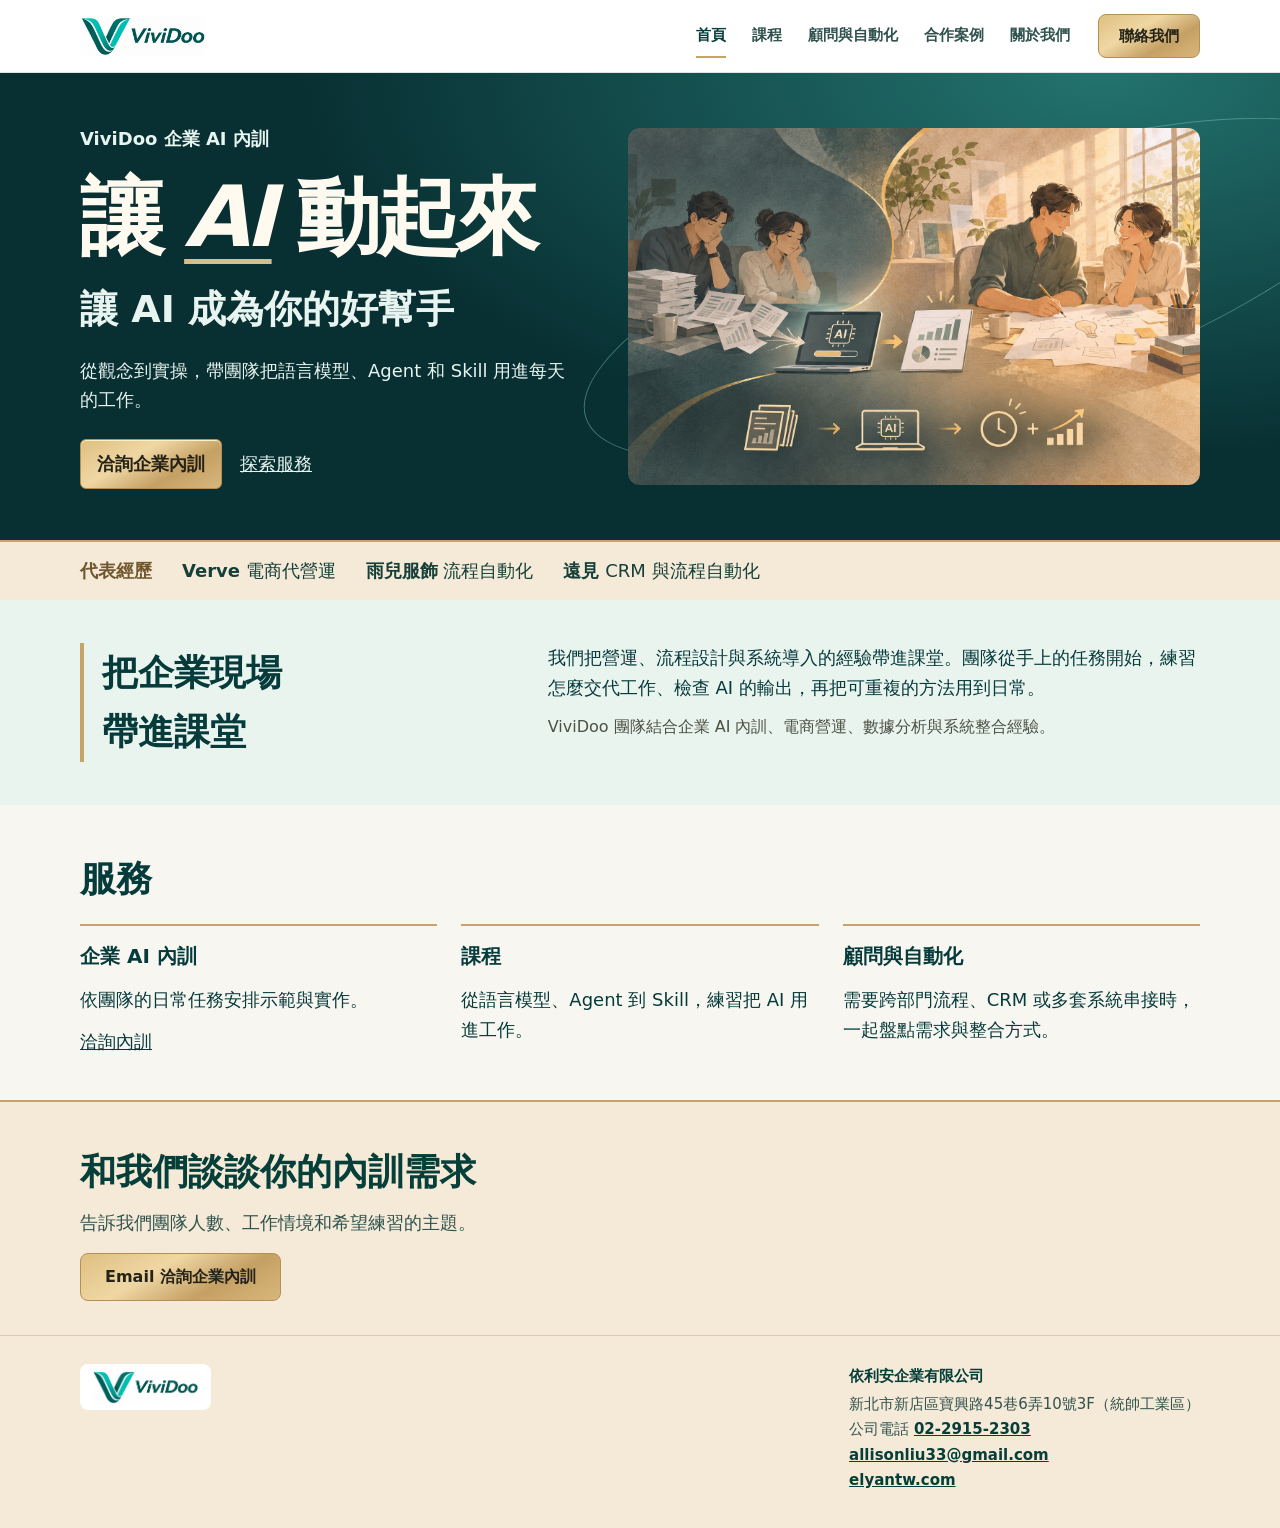
<file: index.html>
<!doctype html>
<html lang="zh-Hant">
<meta charset="utf-8">
<meta name="viewport" content="width=device-width,initial-scale=1">
<title>ViviDoo｜首頁內容示意</title>
<style>
*{box-sizing:border-box}body{margin:0;background:#faf8f4;color:#063b3b;font:16px/1.7 system-ui,sans-serif}a{color:inherit}.wrap{width:min(1120px,92%);margin:auto}header{background:white}.bar,nav,.actions{display:flex;align-items:center;gap:18px;flex-wrap:wrap}.bar{justify-content:space-between;padding:12px 0}.logo{width:65px;height:65px;overflow:hidden;display:block}.logo img{width:107px;display:block;margin:-21px}nav a{text-decoration:none}nav a[aria-current]{border-bottom:2px solid #008679;font-weight:700}.button{display:inline-block;background:#005953;color:white;padding:9px 16px;border-radius:6px;text-decoration:none;font-weight:650}.hero,.grid{display:grid;gap:24px}.hero{grid-template-columns:1fr 1.2fr;align-items:center;padding:54px 0}.hero img{width:100%;border-radius:12px}h1{font-size:clamp(30px,4.6vw,55px);line-height:1.22;margin:0}h2{margin:0 0 16px;font-size:clamp(24px,3vw,36px)}h3,p{margin:0 0 12px}.grid{grid-template-columns:repeat(3,1fr)}.card{background:white;border:1px solid #dce7e2;border-radius:9px;padding:22px}section.block{padding:34px 0}.proof{background:#e7f1ed}.proof .grid,footer .grid{grid-template-columns:repeat(2,1fr)}footer{background:#003e3c;color:white;padding:40px 0}.label{font-weight:700;color:#00675e}footer address{font-style:normal}footer .button{background:#b8eadc;color:#003e3c}@media(max-width:720px){.hero,.grid,.proof .grid,footer .grid{grid-template-columns:1fr}.hero{padding:30px 0}nav{gap:10px}}

body{background:#faf9f5}
header{border-bottom:1px solid #dce7e2}
.hero{padding-block:clamp(30px,6vw,85px);gap:clamp(22px,5vw,64px)}
.hero h1{letter-spacing:-.04em;text-wrap:balance}
.hero p{max-width:34em}
.hero h1+p{margin:20px 0 25px;color:#365b56}
figure{margin:0}
figure img{display:block;aspect-ratio:16/10;object-fit:cover}
figcaption{font-size:.8rem;color:#42615c;margin-top:7px}
section.block{padding-block:clamp(35px,6vw,72px)}
.card{padding:clamp(18px,2.4vw,30px)}
.card details{border-top:1px solid #dce7e2;padding-top:12px}
summary{cursor:pointer;font-weight:700;color:#005953}
.sample{margin:12px 0 0;background:#edf5f0;padding:12px;border-radius:5px}
.event{background:#e7f1ed;border-radius:12px;padding:clamp(18px,4vw,38px);display:flex;justify-content:space-between;gap:20px;align-items:center;flex-wrap:wrap}
footer a{overflow-wrap:anywhere}
a:focus-visible,summary:focus-visible{outline:3px solid #008679;outline-offset:4px}

.hero-band {
  color:#fffaf0;
  background:radial-gradient(ellipse at 78% 12%, #226965 0%, transparent 56%), linear-gradient(125deg,#092c31,#084943);
}
.hero-band .label,.hero-band figcaption{color:#f3d9a2}
.hero-band .hero h1{font-size:clamp(45px,7vw,90px);letter-spacing:-.055em}
.hero-band .hero h1+p{font-weight:750;color:#f6dda6;font-size:clamp(22px,3vw,38px);margin:9px 0 15px}
.hero-band .actions{margin-top:24px}
.hero-band .button,footer .button{background:linear-gradient(125deg,#f8e8c4,#d9b572);color:#252318}
.hero-band figure img{border:1px solid #d8ba7d;box-shadow:12px 12px 0 #d8ba7d38}
.proof{background:linear-gradient(100deg,#f5e9d4,#fcf8ef)}
.story{display:grid;grid-template-columns:1fr 1.6fr;gap:clamp(14px,5vw,60px);align-items:start}
.story h2{border-left:3px solid #bc9350;padding-left:18px}
.story .credential{font-size:.88rem;color:#4c5144}
#services .card{background:transparent;border:0;border-top:2px solid #c4a16b;border-radius:0;padding-inline:0}
footer{border-top:4px solid #c7a66a}
.footer-brand{color:#f3d9a2;font-size:1.45rem;font-weight:800}
@media(max-width:720px){.story{grid-template-columns:1fr}}


.hero-band {
  background: radial-gradient(ellipse at 86% 0%, #23736e, transparent 52%), #082f32;
  overflow: hidden;
}
.hero-band .hero { grid-template-columns: 1fr 1.15fr; position: relative; }
.hero-band .hero > div { position: relative; z-index: 1; }
.hero-band .hero h1 { font-size: clamp(42px, 6.6vw, 92px); text-wrap: initial; }
.hero h1 em {
  font-style: italic;
  text-decoration: underline;
  text-decoration-color: #d9bd87;
  text-decoration-thickness: .055em;
  text-underline-offset: .15em;
}
.hero-band .hero h1+p, .hero-band .label, .hero-band figcaption { color: #e7f4ef; }
.hero-band .button, footer .button { background: #e9d3aa; color: #252318; }
.hero-band figure { position: relative; isolation: isolate; }
.hero-band figure::before {
  content: "";
  position: absolute;
  inset: 12% -35% 22% -11%;
  z-index: -1;
  border: 1px solid #79c7b87a;
  border-radius: 50%;
  transform: rotate(-18deg);
}
.hero-band figure img {
  aspect-ratio: 5/4;
  border: 0;
  border-radius: 45% 10px 10px 10px;
  box-shadow: none;
}
.experience {
  display: flex;
  flex-wrap: wrap;
  gap: 10px 30px;
  padding: 18px 0 24px;
  color: #173f3a;
}
.experience-band { background: #f6eddb; border-top: 1px solid #e5d5b5; }
.experience-label { color: #71572e; font-weight: 750; }
.proof { background: #edf4ef; }
.story h2 { border-color: #427b71; }
#services .card { border-color: #b2c8bf; }
footer { border-color: #427b71; }
.footer-brand { color: white; }
@media(max-width: 720px) {
  .hero-band .hero { grid-template-columns: 1fr; }
  .hero-band figure img { aspect-ratio: 16/10; border-top-left-radius: 22%; }
}

/* Typography and spacing */
body { font-size: 18px; line-height: 1.65; }
.hero-band .hero {
  padding-block: clamp(26px, 4vw, 54px);
  gap: clamp(20px, 4vw, 52px);
}
.hero-band figcaption { font-size: .89rem; }
.experience { padding-block: 14px; }
section.block { padding-block: clamp(24px, 3.4vw, 44px); }
.story h2 { margin-bottom: 0; border-color: #b39155; }
.story .credential { font-size: 1rem; }
.story p:last-child, #services .card p:last-child { margin-bottom: 0; }
#services .card {
  border-top: 1px solid #b39155;
  padding-block: 14px 0;
}
#services h3 { font-size: 1.25rem; }
footer { border-top: 2px solid #c7aa75; padding-block: 30px; }
@media (max-width: 720px) {
  body { font-size: 17px; }
  .grid { gap: 16px; }
  .hero-band .hero { gap: 18px; }
}
.hero-band figure img { aspect-ratio: 16/10; border-radius: 12px; }
.logo { width: 158px; height: 54px; }
.logo img { width: 210px; height: 105px; margin: -25px 0 0 -28px; }

.hero-band .button, footer .button {
  background: linear-gradient(150deg,#dfbf80 0%,#efd7a4 37%,#c5a064 68%,#d8b77c 100%);
  border: 1px solid #b58f53;
  box-shadow: inset 0 1px 0 #fff0c4;
}
.experience-band { background: #f4ead7; border-color: #c6a46a; }
#services .card, .story h2, footer { border-color: #aa844a; }
.proof { background: #eaf4ef; }

/* Subtle highlights across the thickness keep the lines continuous. */
:root { --gold-line: linear-gradient(#c6a469, #d2b47e 45%, #bf9d61); }
.experience-band, #services .card, footer {
  border-top-width: 2px;
  border-image: var(--gold-line) 1;
}
.story h2 {
  border-left-width: 4px;
  border-image: linear-gradient(90deg, #c6a469, #d2b47e 45%, #bf9d61) 1;
}
.hero-band { background:radial-gradient(ellipse at 86% 0%, #23736e, transparent 52%), #082f32; color:#e7f4ef; }
.hero-band .hero h1 { color:#fffaf0; }
.hero-band .hero h1+p, .hero-band .label, .hero-band .hero p,
.hero-band .actions a:not(.button) { color:#e7f4ef; }
footer#contact { background:#f4ead7; color:#063e39; }
footer#contact p, footer#contact address { color:#31534f; }
body { background:#f8f6f0; }
</style>
<link rel="stylesheet" href="./site-shell.css">
</head>
<body>
<header class="site-header"><div class="wrap site-bar"><a class="site-logo" href="./index.html"><img src="./vividoo-logo-horizontal.png" width="126" height="40" alt="ViviDoo 首頁"></a><nav class="site-nav" aria-label="主選單"><a href="./index.html" aria-current="page">首頁</a><a href="./courses.html">課程</a><a href="./consulting.html">顧問與自動化</a><a href="./cases.html">合作案例</a><a href="./about.html">關於我們</a></nav><a class="site-contact" href="./contact.html">聯絡我們</a></div></header>
<main>
<div class="hero-band"><section class="wrap hero"><div>
<p class="label">ViviDoo 企業 AI 內訓</p>
<h1>讓 <em>AI</em> 動起來</h1>
<p class="tagline">讓 AI 成為你的好幫手</p><p>從觀念到實操，帶團隊把語言模型、Agent 和 Skill 用進每天的工作。</p>
<div class="actions"><a class="button" href="#contact">洽詢企業內訓</a><a href="#services">探索服務</a></div>
</div><figure><img src="首頁主圖-C2.png" alt="AI 彙整報表，男女同事騰出時間一起討論新點子"></figure></section>
<div class="experience-band"><div class="wrap experience">
<span class="experience-label">代表經歷</span>
<span><strong>Verve</strong> 電商代營運</span>
<span><strong>雨兒服飾</strong> 流程自動化</span>
<span><strong>遠見</strong> CRM 與流程自動化</span>
</div></div></div>
<section id="cases" class="block proof"><div class="wrap story">
<h2>把企業現場<br>帶進課堂</h2>
<div><p>我們把營運、流程設計與系統導入的經驗帶進課堂。團隊從手上的任務開始，練習怎麼交代工作、檢查 AI 的輸出，再把可重複的方法用到日常。</p><p class="credential">ViviDoo 團隊結合企業 AI 內訓、電商營運、數據分析與系統整合經驗。</p></div>
</div></section>
<section id="services" class="wrap block"><h2>服務</h2><div class="grid">
<article class="card"><h3>企業 AI 內訓</h3><p>依團隊的日常任務安排示範與實作。</p><a href="#contact">洽詢內訓</a></article>
<article id="courses" class="card"><h3>課程</h3><p>從語言模型、Agent 到 Skill，練習把 AI 用進工作。</p></article>
<article class="card"><h3>顧問與自動化</h3><p>需要跨部門流程、CRM 或多套系統串接時，一起盤點需求與整合方式。</p></article>
</div></section>

<section id="contact" class="site-cta"><div class="wrap"><h2>和我們談談你的內訓需求</h2><p>告訴我們團隊人數、工作情境和希望練習的主題。</p><a class="site-contact" href="mailto:allisonliu33@gmail.com?subject=企業AI內訓洽詢">Email 洽詢企業內訓</a></div></section>
</main>
<footer class="site-footer"><div class="wrap site-footer-grid"><a class="site-logo" href="./index.html"><img src="./vividoo-logo-horizontal.png" width="126" height="40" alt="ViviDoo 首頁"></a><div><p class="site-company">依利安企業有限公司</p><address>新北市新店區寶興路45巷6弄10號3F（統帥工業區）<br>公司電話 <a href="tel:+886229152303">02-2915-2303</a><br><a href="mailto:allisonliu33@gmail.com">allisonliu33@gmail.com</a><br><a href="https://elyantw.com">elyantw.com</a></address></div></div></footer>
</body>
</html>
</file>
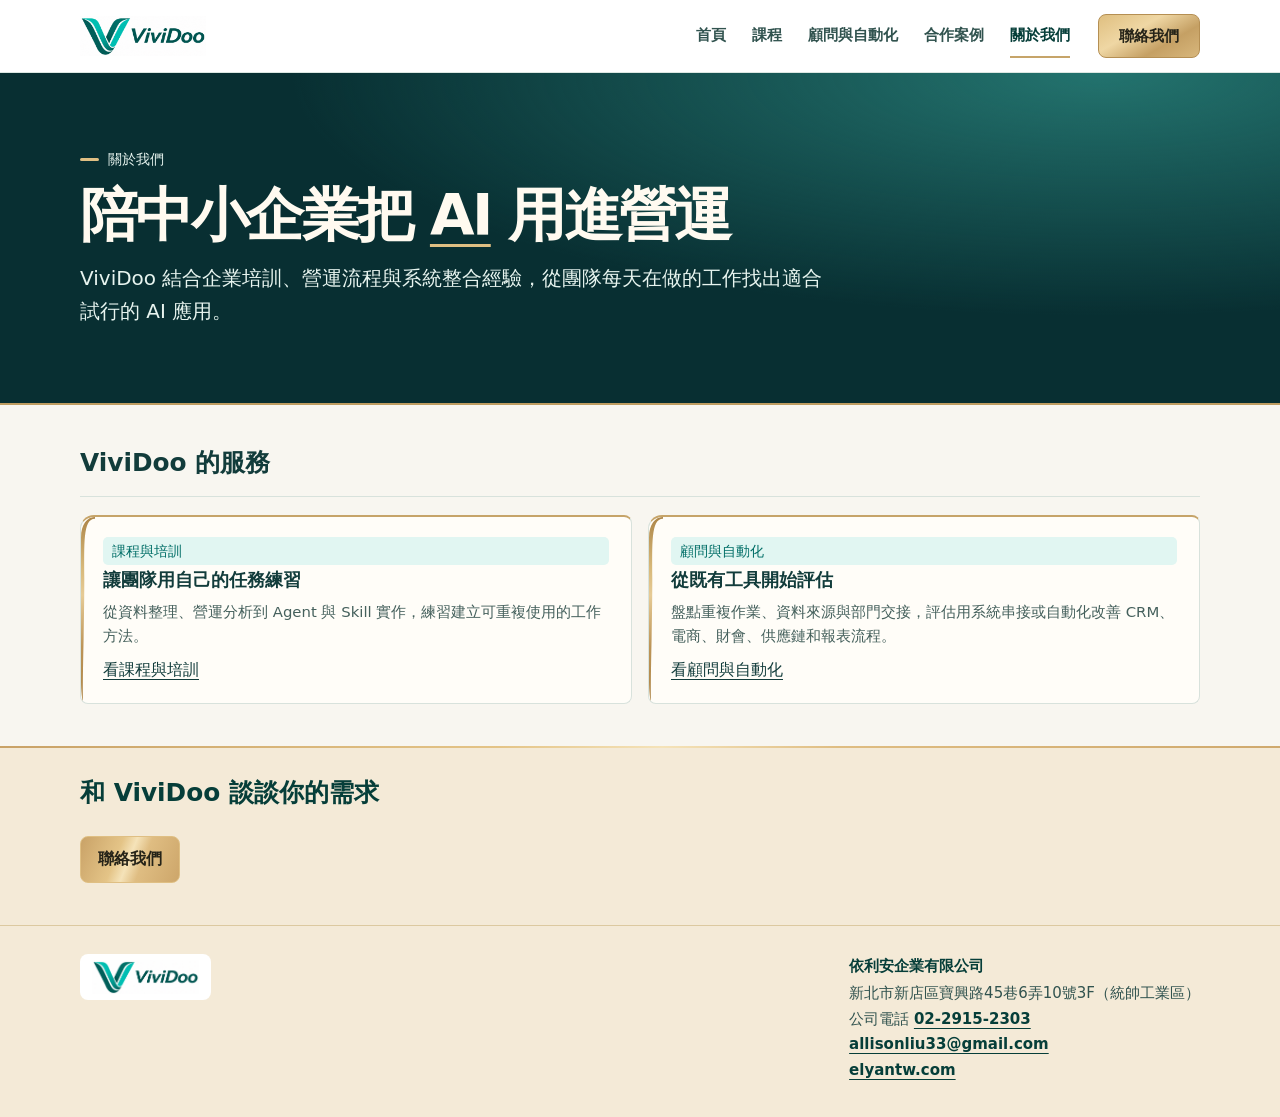
<file: about.html>
<!doctype html>
<html lang="zh-Hant-TW">
<head>
<meta charset="utf-8">
<meta name="viewport" content="width=device-width, initial-scale=1">
<title>ViviDoo｜關於我們</title>
<style>
:root{color-scheme:light;--ink:#143d36;--muted:#3d5e57;--line:#dcece7;--paper:#f9faf6;--hero:#edf4ef}
*{box-sizing:border-box}
body{margin:0;background:var(--paper);color:var(--ink);font-family:system-ui,"PingFang TC",sans-serif;line-height:1.65}
a{color:inherit;text-underline-offset:.25em}
.wrap{width:min(1060px,calc(100% - 48px));margin:auto}
header{border-bottom:1px solid var(--line)}
.bar,.section-heading{display:flex;align-items:center;justify-content:space-between;gap:16px;flex-wrap:wrap}
.bar{min-height:66px}
.logo{display:inline-flex;align-items:center}
.logo img{display:block;width:auto;height:42px;max-width:140px;object-fit:contain}
nav{display:flex;gap:22px;font-size:.92rem}
.hero{background:radial-gradient(ellipse at 86% 0%, #23736e, transparent 52%), #082f32;color:#fff;padding:clamp(34px,6vw,75px) 0}
.eyebrow,.category,.note{color:var(--muted);font-size:.86rem}
h1,h2,h3,p{margin:0}
h1{font-size:clamp(2.1rem,5vw,4rem);letter-spacing:-.045em;line-height:1.18;margin:.2em 0}
.lead{max-width:38em;color:#e7f4ef}
.actions{display:flex;flex-wrap:wrap;gap:12px;margin-top:22px}
.button{display:inline-flex;align-items:center;padding:9px 17px;border:1px solid var(--ink);border-radius:8px;text-decoration:none;font-weight:650}
.primary{color:white;background:var(--ink)}
section[id]{scroll-margin-top:20px}
.list{padding:38px 0 42px}
.section-heading{border-bottom:1px solid var(--line);padding-bottom:12px;align-items:baseline}
h2{font-size:1.55rem}
.course{display:grid;grid-template-columns:112px minmax(0,1fr);gap:16px;padding:17px 0;border-bottom:1px solid var(--line)}
.category{padding-top:4px}
h3{font-size:1.12rem}
.course p:not(.category),details{font-size:.93rem;color:var(--muted)}
.course p+p{margin-top:2px}
details{margin-top:6px}
summary{width:fit-content;cursor:pointer;color:var(--ink);font-weight:650}
details ol{margin:8px 0 0;padding-inline-start:1.5em}
.contact{padding:25px 0 42px;background:var(--hero)}
.contact p{margin:4px 0 10px;color:var(--muted)}
@media(max-width:540px){.wrap{width:calc(100% - 32px)}.course{grid-template-columns:1fr;gap:3px}.category{padding:0}.section-heading{gap:3px}.bar{padding:8px 0}nav{gap:12px}}

:root{--champagne:#dfbf83;--champagne-line:#ad8649}
.hero .eyebrow{color:#e7f4ef;display:flex;align-items:center;gap:9px}
.hero .eyebrow::before{content:"";width:19px;height:3px;background:var(--champagne-line);border-radius:2px}
.primary{background:var(--champagne);color:#252318;border-color:var(--champagne)}
.hero .button:not(.primary){border-color:#79c7b8;color:#fff}
.hero h1 em{font-style:normal;text-decoration:underline;text-decoration-color:var(--champagne);text-decoration-thickness:.055em;text-underline-offset:.15em}
.contact{border-top:2px solid #c7aa75}
.section-heading{border-bottom-color:var(--champagne-line)}

.list .section-heading{margin-bottom:18px}
.course{margin-bottom:14px;padding:20px 22px;background:#fff;border:1px solid var(--line);border-inline-start:3px solid var(--champagne-line);border-radius:10px}
.course:last-child{margin-bottom:0}
.course h3{margin-bottom:5px}
.course p+p{margin-top:5px}
.course details{margin-top:10px}
@media(max-width:540px){.course{padding:16px;gap:6px}}

/* ViviDoo brand palette */
:root{--ink:#123c3b;--muted:#45605c;--paper:#f8f6f0;--line:#d8e2dc;--hero:#edf3ee;--brand-teal:#00685f;--champagne:#dfbf83;--champagne-line:#ad8649}
header{background:#fff}
.hero{background:radial-gradient(ellipse at 86% 0%,#17605b,transparent 65%),#082f32}
.hero .eyebrow::before{background:var(--champagne)}
.hero .button:not(.primary){border-color:#85b9ae}
.section-heading{border-bottom-color:var(--line)}
.course{position:relative;overflow:hidden;border:0;border-top:1px solid var(--champagne-line)}
.course::before{content:"";position:absolute;inset-block:0;inset-inline-start:0;width:4px;background:var(--champagne-line);border-radius:50% / 48%;pointer-events:none}
.category,summary{color:var(--brand-teal)}
.contact{border-top-color:var(--champagne-line)}
nav{flex-wrap:wrap;column-gap:20px;row-gap:5px}
nav [aria-current="page"]{text-decoration:underline;text-decoration-color:#ad8649;text-underline-offset:6px}
.logo img{display:block;height:58px;width:auto;max-width:140px;object-fit:contain}
address{font-style:normal}
@media(max-width:620px){.bar{gap:6px;padding-block:8px}nav{column-gap:12px}}
</style>
<link rel="stylesheet" href="./brand.css">
<link rel="stylesheet" href="./course-theme.css">
<style>
body { background:#f8f6f0; }
main > .hero + .about-services { background:#f8f6f0; box-shadow:none; clip-path:none; }
.about-grid { display:grid; grid-template-columns:repeat(2,minmax(0,1fr)); gap:16px; margin-top:16px; }
.about-grid .course { display:block; margin:0; background:#fffdf8; border:1px solid #d8e2dc; border-top:2px solid #c6a469; }
.about-grid .course::before { content:none; }
.about-grid a { display:inline-block; margin-top:8px; }
@media(max-width:650px) { .about-grid { grid-template-columns:1fr; } }
</style>
<link rel="stylesheet" href="./site-shell.css">
</head>
<body>
<header class="site-header"><div class="wrap site-bar"><a class="site-logo" href="./index.html"><img src="./vividoo-logo-horizontal.png" width="126" height="40" alt="ViviDoo 首頁"></a><nav class="site-nav" aria-label="主選單"><a href="./index.html">首頁</a><a href="./courses.html">課程</a><a href="./consulting.html">顧問與自動化</a><a href="./cases.html">合作案例</a><a href="./about.html" aria-current="page">關於我們</a></nav><a class="site-contact" href="./contact.html">聯絡我們</a></div></header>
<main><section class="hero"><div class="wrap"><p class="eyebrow">關於我們</p><h1>陪中小企業把 <em>AI</em> 用進營運</h1><p class="lead">ViviDoo 結合企業培訓、營運流程與系統整合經驗，從團隊每天在做的工作找出適合試行的 AI 應用。</p></div></section>
<section class="wrap list about-services"><div class="section-heading"><h2>ViviDoo 的服務</h2></div>
<div class="about-grid">
<article class="course"><p class="category">課程與培訓</p><div><h3>讓團隊用自己的任務練習</h3><p>從資料整理、營運分析到 Agent 與 Skill 實作，練習建立可重複使用的工作方法。</p><a href="./courses.html">看課程與培訓</a></div></article>
<article class="course"><p class="category">顧問與自動化</p><div><h3>從既有工具開始評估</h3><p>盤點重複作業、資料來源與部門交接，評估用系統串接或自動化改善 CRM、電商、財會、供應鏈和報表流程。</p><a href="./consulting.html">看顧問與自動化</a></div></article>
</div></section><section class="contact"><div class="wrap"><h2>和 ViviDoo 談談你的需求</h2><div class="actions"><a class="button primary" href="./contact.html">聯絡我們</a></div></div></section></main>
<footer class="site-footer"><div class="wrap site-footer-grid"><a class="site-logo" href="./index.html"><img src="./vividoo-logo-horizontal.png" width="126" height="40" alt="ViviDoo 首頁"></a><div><p class="site-company">依利安企業有限公司</p><address>新北市新店區寶興路45巷6弄10號3F（統帥工業區）<br>公司電話 <a href="tel:+886229152303">02-2915-2303</a><br><a href="mailto:allisonliu33@gmail.com">allisonliu33@gmail.com</a><br><a href="https://elyantw.com">elyantw.com</a></address></div></div></footer></body></html>
</file>
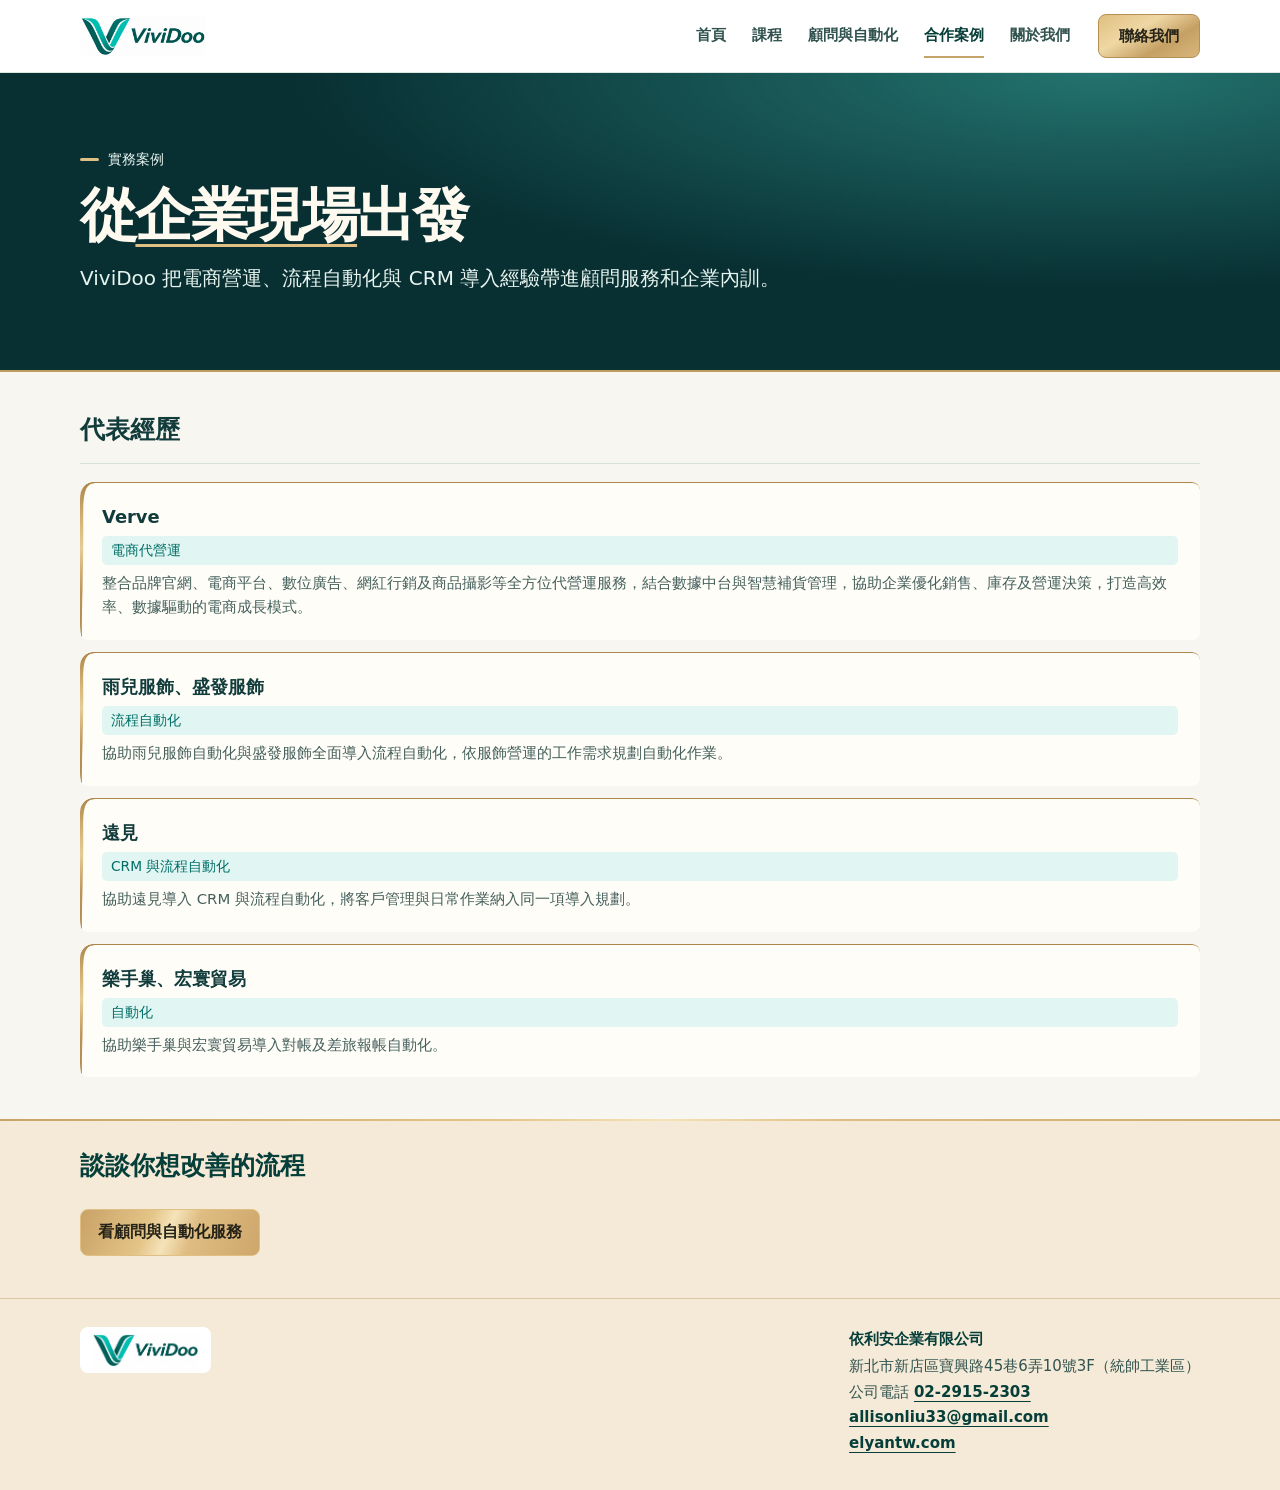
<file: cases.html>
<!doctype html>
<html lang="zh-Hant-TW">
<head>
<meta charset="utf-8">
<meta name="viewport" content="width=device-width, initial-scale=1">
<title>ViviDoo｜實務案例</title>
<style>
:root{color-scheme:light;--ink:#143d36;--muted:#3d5e57;--line:#dcece7;--paper:#f9faf6;--hero:#edf4ef}
*{box-sizing:border-box}
body{margin:0;background:var(--paper);color:var(--ink);font-family:system-ui,"PingFang TC",sans-serif;line-height:1.65}
a{color:inherit;text-underline-offset:.25em}
.wrap{width:min(1060px,calc(100% - 48px));margin:auto}
header{border-bottom:1px solid var(--line)}
.bar,.section-heading{display:flex;align-items:center;justify-content:space-between;gap:16px;flex-wrap:wrap}
.bar{min-height:66px}
.logo{display:inline-flex;align-items:center}
.logo img{display:block;width:auto;height:42px;max-width:140px;object-fit:contain}
nav{display:flex;gap:22px;font-size:.92rem}
.hero{background:radial-gradient(ellipse at 86% 0%, #23736e, transparent 52%), #082f32;color:#fff;padding:clamp(34px,6vw,75px) 0}
.eyebrow,.category,.note{color:var(--muted);font-size:.86rem}
h1,h2,h3,p{margin:0}
h1{font-size:clamp(2.1rem,5vw,4rem);letter-spacing:-.045em;line-height:1.18;margin:.2em 0}
.lead{max-width:38em;color:#e7f4ef}
.actions{display:flex;flex-wrap:wrap;gap:12px;margin-top:22px}
.button{display:inline-flex;align-items:center;padding:9px 17px;border:1px solid var(--ink);border-radius:8px;text-decoration:none;font-weight:650}
.primary{color:white;background:var(--ink)}
section[id]{scroll-margin-top:20px}
.list{padding:38px 0 42px}
.section-heading{border-bottom:1px solid var(--line);padding-bottom:12px;align-items:baseline}
h2{font-size:1.55rem}
.course{display:grid;grid-template-columns:112px minmax(0,1fr);gap:16px;padding:17px 0;border-bottom:1px solid var(--line)}
.category{padding-top:4px}
h3{font-size:1.12rem}
.course p:not(.category),details{font-size:.93rem;color:var(--muted)}
.course p+p{margin-top:2px}
details{margin-top:6px}
summary{width:fit-content;cursor:pointer;color:var(--ink);font-weight:650}
details ol{margin:8px 0 0;padding-inline-start:1.5em}
.contact{padding:25px 0 42px;background:var(--hero)}
.contact p{margin:4px 0 10px;color:var(--muted)}
@media(max-width:540px){.wrap{width:calc(100% - 32px)}.course{grid-template-columns:1fr;gap:3px}.category{padding:0}.section-heading{gap:3px}.bar{padding:8px 0}nav{gap:12px}}

:root{--champagne:#dfbf83;--champagne-line:#ad8649}
.hero .eyebrow{color:#e7f4ef;display:flex;align-items:center;gap:9px}
.hero .eyebrow::before{content:"";width:19px;height:3px;background:var(--champagne-line);border-radius:2px}
.primary{background:var(--champagne);color:#252318;border-color:var(--champagne)}
.hero .button:not(.primary){border-color:#79c7b8;color:#fff}
.hero h1 em{font-style:normal;text-decoration:underline;text-decoration-color:var(--champagne);text-decoration-thickness:.055em;text-underline-offset:.15em}
.contact{border-top:2px solid #c7aa75}
.section-heading{border-bottom-color:var(--champagne-line)}

.list .section-heading{margin-bottom:18px}
.course{margin-bottom:14px;padding:20px 22px;background:#fff;border:1px solid var(--line);border-inline-start:3px solid var(--champagne-line);border-radius:10px}
.course:last-child{margin-bottom:0}
.course h3{margin-bottom:5px}
.course p+p{margin-top:5px}
.course details{margin-top:10px}
@media(max-width:540px){.course{padding:16px;gap:6px}}

/* ViviDoo brand palette */
:root{--ink:#123c3b;--muted:#45605c;--paper:#f8f6f0;--line:#d8e2dc;--hero:#edf3ee;--brand-teal:#00685f;--champagne:#dfbf83;--champagne-line:#ad8649}
header{background:#fff}
.hero{background:radial-gradient(ellipse at 86% 0%,#17605b,transparent 65%),#082f32}
.hero .eyebrow::before{background:var(--champagne)}
.hero .button:not(.primary){border-color:#85b9ae}
.section-heading{border-bottom-color:var(--line)}
.course{position:relative;overflow:hidden;border:0;border-top:1px solid var(--champagne-line)}
.course::before{content:"";position:absolute;inset-block:0;inset-inline-start:0;width:4px;background:var(--champagne-line);border-radius:50% / 48%;pointer-events:none}
.category,summary{color:var(--brand-teal)}
.contact{border-top-color:var(--champagne-line)}
nav{flex-wrap:wrap;column-gap:20px;row-gap:5px}
nav [aria-current="page"]{text-decoration:underline;text-decoration-color:#ad8649;text-underline-offset:6px}
.logo img{display:block;height:58px;width:auto;max-width:140px;object-fit:contain}
address{font-style:normal}
@media(max-width:620px){.bar{gap:6px;padding-block:8px}nav{column-gap:12px}}
</style>
<link rel="stylesheet" href="./brand.css">
<style>
body { background:#f8f6f0; }
main > .hero + .list { background:#f8f6f0; box-shadow:none; clip-path:none; }
.case-list .course { display:block; margin:12px 0 0; background:#fffdf8; }
.case-list .category { margin:3px 0 6px; }
main > .contact { color:#063e39; }
</style>
<link rel="stylesheet" href="./course-theme.css">
<link rel="stylesheet" href="./site-shell.css">
</head>
<body>
<header class="site-header"><div class="wrap site-bar"><a class="site-logo" href="./index.html"><img src="./vividoo-logo-horizontal.png" width="126" height="40" alt="ViviDoo 首頁"></a><nav class="site-nav" aria-label="主選單"><a href="./index.html">首頁</a><a href="./courses.html">課程</a><a href="./consulting.html">顧問與自動化</a><a href="./cases.html" aria-current="page">合作案例</a><a href="./about.html">關於我們</a></nav><a class="site-contact" href="./contact.html">聯絡我們</a></div></header>
<main><section class="hero"><div class="wrap"><p class="eyebrow">實務案例</p><h1>從<em>企業現場</em>出發</h1><p class="lead">ViviDoo 把電商營運、流程自動化與 CRM 導入經驗帶進顧問服務和企業內訓。</p></div></section>
<section class="wrap list case-list" aria-labelledby="cases-heading">
<div class="section-heading"><h2 id="cases-heading">代表經歷</h2></div>
<article class="course"><h3>Verve</h3><p class="category">電商代營運</p><p>整合品牌官網、電商平台、數位廣告、網紅行銷及商品攝影等全方位代營運服務，結合數據中台與智慧補貨管理，協助企業優化銷售、庫存及營運決策，打造高效率、數據驅動的電商成長模式。</p></article>
<article class="course"><h3>雨兒服飾、盛發服飾</h3><p class="category">流程自動化</p><p>協助雨兒服飾自動化與盛發服飾全面導入流程自動化，依服飾營運的工作需求規劃自動化作業。</p></article>
<article class="course"><h3>遠見</h3><p class="category">CRM 與流程自動化</p><p>協助遠見導入 CRM 與流程自動化，將客戶管理與日常作業納入同一項導入規劃。</p></article>
<article class="course"><h3>樂手巢、宏寰貿易</h3><p class="category">自動化</p><p>協助樂手巢與宏寰貿易導入對帳及差旅報帳自動化。</p></article>
</section>
<section class="contact"><div class="wrap"><h2>談談你想改善的流程</h2><div class="actions"><a class="button primary" href="./consulting.html">看顧問與自動化服務</a></div></div></section></main>
<footer class="site-footer"><div class="wrap site-footer-grid"><a class="site-logo" href="./index.html"><img src="./vividoo-logo-horizontal.png" width="126" height="40" alt="ViviDoo 首頁"></a><div><p class="site-company">依利安企業有限公司</p><address>新北市新店區寶興路45巷6弄10號3F（統帥工業區）<br>公司電話 <a href="tel:+886229152303">02-2915-2303</a><br><a href="mailto:allisonliu33@gmail.com">allisonliu33@gmail.com</a><br><a href="https://elyantw.com">elyantw.com</a></address></div></div></footer></body></html>
</file>
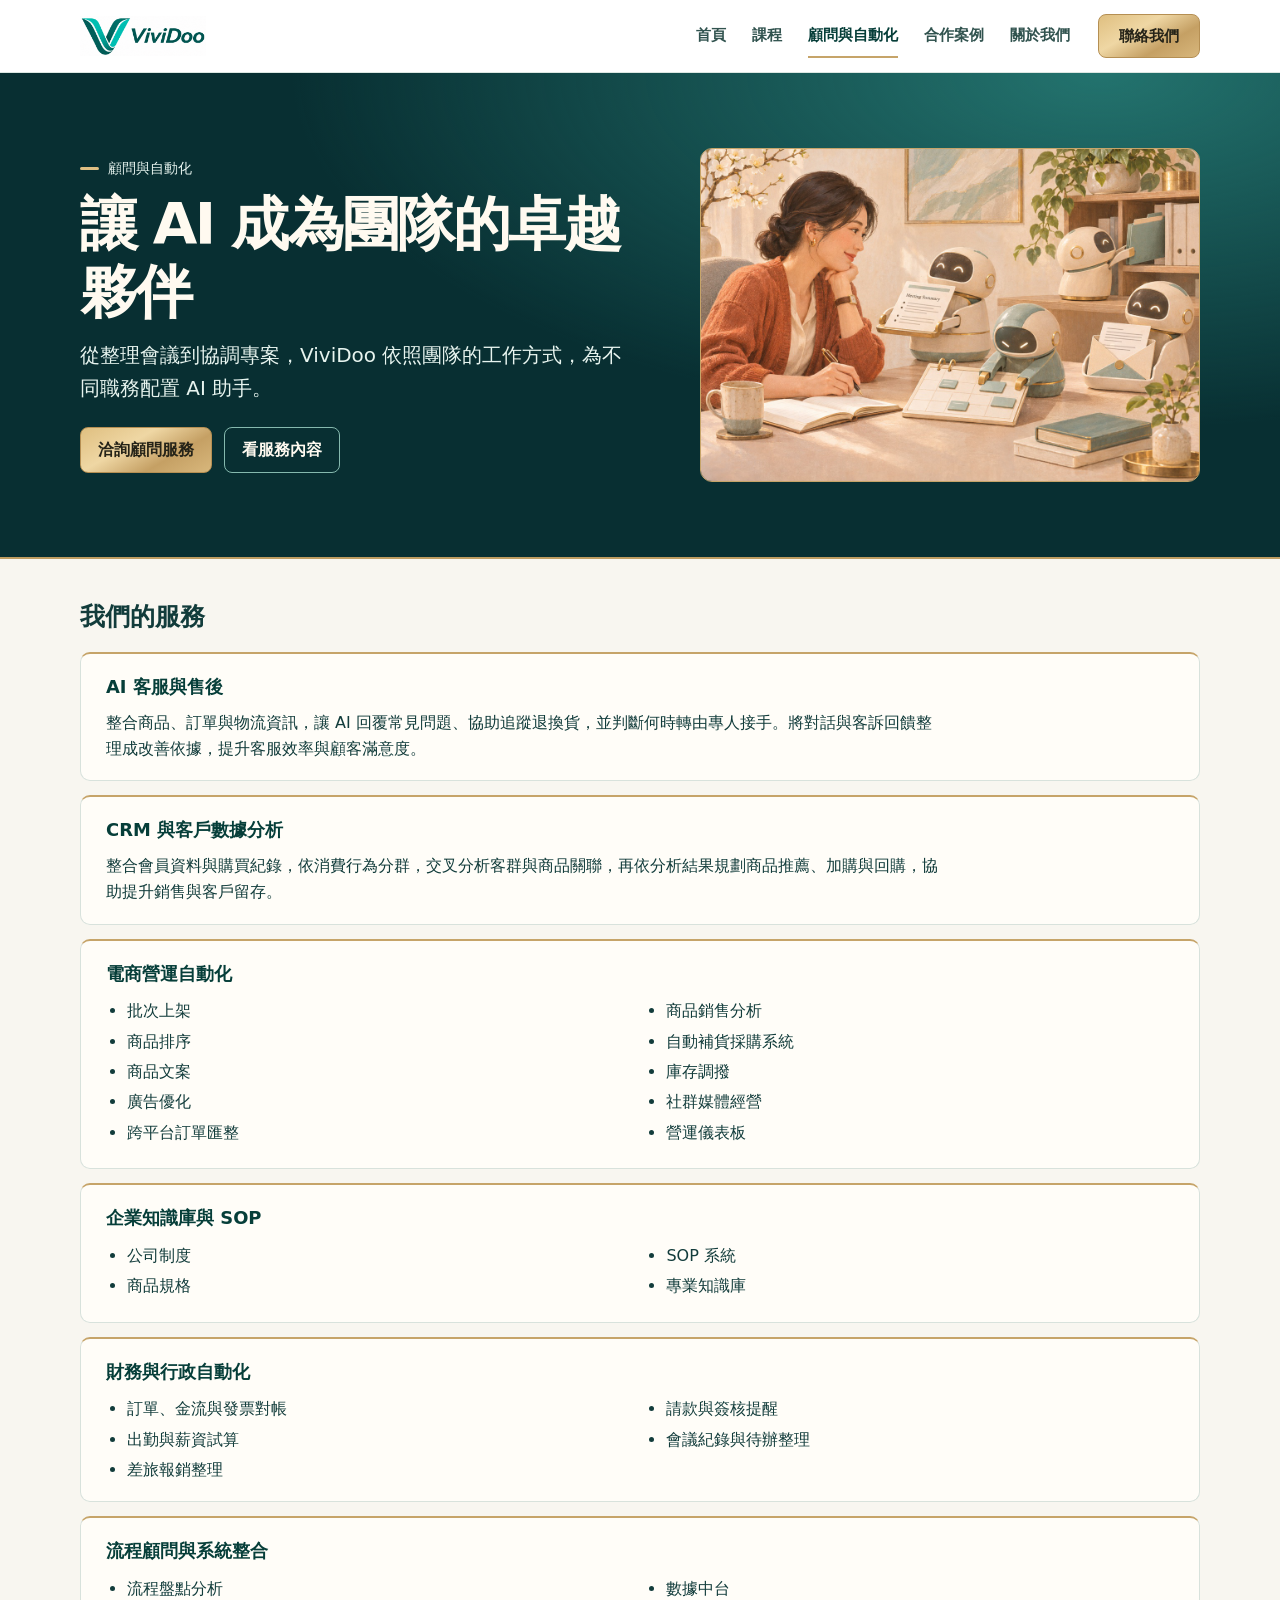
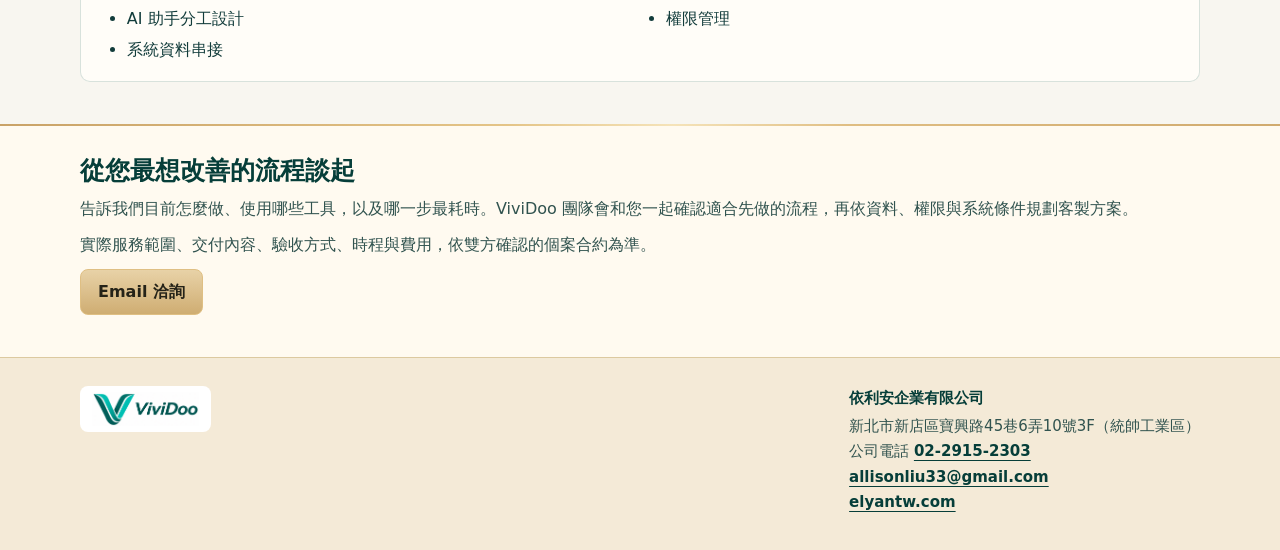
<file: consulting.html>
<!doctype html>
<html lang="zh-Hant-TW">
<head>
<meta charset="utf-8">
<meta name="viewport" content="width=device-width, initial-scale=1">
<title>ViviDoo 顧問與自動化</title>
<style>
:root{color-scheme:light;--ink:#143d36;--muted:#3d5e57;--line:#dcece7;--paper:#f9faf6;--hero:#edf4ef}
*{box-sizing:border-box}
body{margin:0;background:var(--paper);color:var(--ink);font-family:system-ui,"PingFang TC",sans-serif;line-height:1.65}
a{color:inherit;text-underline-offset:.25em}
.wrap{width:min(1060px,calc(100% - 48px));margin:auto}
header{border-bottom:1px solid var(--line)}
.bar,.section-heading{display:flex;align-items:center;justify-content:space-between;gap:16px;flex-wrap:wrap}
.bar{min-height:66px}
.logo{display:inline-flex;align-items:center}
.logo img{display:block;width:auto;height:42px;max-width:140px;object-fit:contain}
nav{display:flex;gap:22px;font-size:.92rem}
.hero{background:radial-gradient(ellipse at 86% 0%, #23736e, transparent 52%), #082f32;color:#fff;padding:clamp(34px,6vw,75px) 0}
.eyebrow,.category,.note{color:var(--muted);font-size:.86rem}
h1,h2,h3,p{margin:0}
h1{font-size:clamp(2.1rem,5vw,4rem);letter-spacing:-.045em;line-height:1.18;margin:.2em 0}
.lead{max-width:38em;color:#e7f4ef}
.actions{display:flex;flex-wrap:wrap;gap:12px;margin-top:22px}
.button{display:inline-flex;align-items:center;padding:9px 17px;border:1px solid var(--ink);border-radius:8px;text-decoration:none;font-weight:650}
.primary{color:white;background:var(--ink)}
section[id]{scroll-margin-top:20px}
.list{padding:38px 0 42px}
.section-heading{border-bottom:1px solid var(--line);padding-bottom:12px;align-items:baseline}
h2{font-size:1.55rem}
.course{display:grid;grid-template-columns:112px minmax(0,1fr);gap:16px;padding:17px 0;border-bottom:1px solid var(--line)}
.category{padding-top:4px}
h3{font-size:1.12rem}
.course p:not(.category),details{font-size:.93rem;color:var(--muted)}
.course p+p{margin-top:2px}
details{margin-top:6px}
summary{width:fit-content;cursor:pointer;color:var(--ink);font-weight:650}
details ol{margin:8px 0 0;padding-inline-start:1.5em}
.contact{padding:25px 0 42px;background:var(--hero)}
.contact p{margin:4px 0 10px;color:var(--muted)}
@media(max-width:540px){.wrap{width:calc(100% - 32px)}.course{grid-template-columns:1fr;gap:3px}.category{padding:0}.section-heading{gap:3px}.bar{padding:8px 0}nav{gap:12px}}

:root{--champagne:#dfbf83;--champagne-line:#ad8649}
.hero .eyebrow{color:#e7f4ef;display:flex;align-items:center;gap:9px}
.hero .eyebrow::before{content:"";width:19px;height:3px;background:var(--champagne-line);border-radius:2px}
.primary{background:var(--champagne);color:#252318;border-color:var(--champagne)}
.hero .button:not(.primary){border-color:#79c7b8;color:#fff}
.hero h1 em{font-style:normal;text-decoration:underline;text-decoration-color:var(--champagne);text-decoration-thickness:.055em;text-underline-offset:.15em}
.contact{border-top:2px solid #c7aa75}
.section-heading{border-bottom-color:var(--champagne-line)}

.list .section-heading{margin-bottom:18px}
.course{margin-bottom:14px;padding:20px 22px;background:#fff;border:1px solid var(--line);border-inline-start:3px solid var(--champagne-line);border-radius:10px}
.course:last-child{margin-bottom:0}
.course h3{margin-bottom:5px}
.course p+p{margin-top:5px}
.course details{margin-top:10px}
@media(max-width:540px){.course{padding:16px;gap:6px}}

/* ViviDoo brand palette */
:root{--ink:#123c3b;--muted:#45605c;--paper:#f8f6f0;--line:#d8e2dc;--hero:#edf3ee;--brand-teal:#00685f;--champagne:#dfbf83;--champagne-line:#ad8649}
header{background:#fff}
.hero{background:radial-gradient(ellipse at 86% 0%,#17605b,transparent 65%),#082f32}
.hero .eyebrow::before{background:var(--champagne)}
.hero .button:not(.primary){border-color:#85b9ae}
.section-heading{border-bottom-color:var(--line)}
.course{position:relative;overflow:hidden;border:0;border-top:1px solid var(--champagne-line)}
.course::before{content:"";position:absolute;inset-block:0;inset-inline-start:0;width:4px;background:var(--champagne-line);border-radius:50% / 48%;pointer-events:none}
.category,summary{color:var(--brand-teal)}
.contact{border-top-color:var(--champagne-line)}
nav{flex-wrap:wrap;column-gap:20px;row-gap:5px}
nav [aria-current="page"]{text-decoration:underline;text-decoration-color:#ad8649;text-underline-offset:6px}
.logo img{display:block;height:58px;width:auto;max-width:140px;object-fit:contain}
address{font-style:normal}
@media(max-width:620px){.bar{gap:6px;padding-block:8px}nav{column-gap:12px}}
</style>
<link rel="stylesheet" href="./brand.css">
<style>
.hero h1,.hero .lead,.hero .eyebrow { color:#fffaf0; }
.hero .primary,.contact .primary { background:linear-gradient(#e8d2a7,#cfad72); color:#252318; }
</style>
<style>
body { background:#f8f6f0; }
main > .hero + .list { background:#f8f6f0; box-shadow:none; clip-path:none; }
.consult-visual { margin:0; }
.consult-visual img { display:block; width:100%; border:1px solid #c6a469; border-radius:12px; height:auto; }
</style>
<style>
#services article { margin-top:14px; padding:18px clamp(16px, 3vw, 25px); background:#fffdf8; border:1px solid #d8e2dc; border-top:2px solid #c6a469; border-radius:10px; }
#services h2 { margin-bottom:14px; }
#services h3 { color:#063e39; }
#services article p { max-width:52em; margin-top:8px; }
#services ul { margin:10px 0 0; padding-inline-start:1.3em; }
#services ul { columns:2; column-gap:32px; }
#services li { break-inside:avoid; margin-bottom:4px; }
@media (max-width:560px) { #services ul { columns:1; } }
#contact { background:#fffaf0; color:#063e39; }
#contact p { color:#31534f; }
#contact p + p { margin-top:10px; }
</style>
<link rel="stylesheet" href="./course-theme.css">
<link rel="stylesheet" href="./site-shell.css">
</head>
<body>
<header class="site-header"><div class="wrap site-bar"><a class="site-logo" href="./index.html"><img src="./vividoo-logo-horizontal.png" width="126" height="40" alt="ViviDoo 首頁"></a><nav class="site-nav" aria-label="主選單"><a href="./index.html">首頁</a><a href="./courses.html">課程</a><a href="./consulting.html" aria-current="page">顧問與自動化</a><a href="./cases.html">合作案例</a><a href="./about.html">關於我們</a></nav><a class="site-contact" href="./contact.html">聯絡我們</a></div></header>
<main>
<section class="hero"><div class="wrap system-hero"><div>
<p class="eyebrow">顧問與自動化</p>
<h1>讓 AI 成為團隊的卓越夥伴</h1>
<p class="lead">從整理會議到協調專案，ViviDoo 依照團隊的工作方式，為不同職務配置 AI 助手。</p>
<div class="actions"><a class="button primary" href="#contact">洽詢顧問服務</a><a class="button" href="#services">看服務內容</a></div>
</div><figure class="consult-visual">
<img src="./consulting-ai-team.jpg" width="1200" height="800" alt="專案協調員與四位 AI 助手分工整理會議、查找文件、安排時程及準備回覆">
</figure></div></section>
<section class="wrap list" id="services" aria-labelledby="service-heading">
<h2 id="service-heading">我們的服務</h2>
<article>
  <h3>AI 客服與售後</h3>
  <p>整合商品、訂單與物流資訊，讓 AI 回覆常見問題、協助追蹤退換貨，並判斷何時轉由專人接手。將對話與客訴回饋整理成改善依據，提升客服效率與顧客滿意度。</p>
</article>
<article>
  <h3>CRM 與客戶數據分析</h3>
  <p>整合會員資料與購買紀錄，依消費行為分群，交叉分析客群與商品關聯，再依分析結果規劃商品推薦、加購與回購，協助提升銷售與客戶留存。</p>
</article>
<article>
  <h3>電商營運自動化</h3>
  <ul>
    <li>批次上架</li>
    <li>商品排序</li>
    <li>商品文案</li>
    <li>廣告優化</li>
    <li>跨平台訂單匯整</li>
    <li>商品銷售分析</li>
    <li>自動補貨採購系統</li>
    <li>庫存調撥</li>
    <li>社群媒體經營</li>
    <li>營運儀表板</li>
  </ul>
</article>
<article>
  <h3>企業知識庫與 SOP</h3>
  <ul>
    <li>公司制度</li>
    <li>商品規格</li>
    <li>SOP 系統</li>
    <li>專業知識庫</li>
  </ul>
</article>
<article>
  <h3>財務與行政自動化</h3>
  <ul>
    <li>訂單、金流與發票對帳</li>
    <li>出勤與薪資試算</li>
    <li>差旅報銷整理</li>
    <li>請款與簽核提醒</li>
    <li>會議紀錄與待辦整理</li>
  </ul>
</article>
<article>
  <h3>流程顧問與系統整合</h3>
  <ul>
    <li>流程盤點分析</li>
    <li>AI 助手分工設計</li>
    <li>系統資料串接</li>
    <li>數據中台</li>
    <li>權限管理</li>
  </ul>
</article>
</section>
<section class="contact" id="contact"><div class="wrap">
<h2>從您最想改善的流程談起</h2>
<p>告訴我們目前怎麼做、使用哪些工具，以及哪一步最耗時。ViviDoo 團隊會和您一起確認適合先做的流程，再依資料、權限與系統條件規劃客製方案。</p>
<p>實際服務範圍、交付內容、驗收方式、時程與費用，依雙方確認的個案合約為準。</p>
<a class="button primary" href="mailto:allisonliu33@gmail.com?subject=顧問與自動化洽詢">Email 洽詢</a>
</div></section>
</main>
<footer class="site-footer"><div class="wrap site-footer-grid"><a class="site-logo" href="./index.html"><img src="./vividoo-logo-horizontal.png" width="126" height="40" alt="ViviDoo 首頁"></a><div><p class="site-company">依利安企業有限公司</p><address>新北市新店區寶興路45巷6弄10號3F（統帥工業區）<br>公司電話 <a href="tel:+886229152303">02-2915-2303</a><br><a href="mailto:allisonliu33@gmail.com">allisonliu33@gmail.com</a><br><a href="https://elyantw.com">elyantw.com</a></address></div></div></footer>
</body>
</html>
</file>
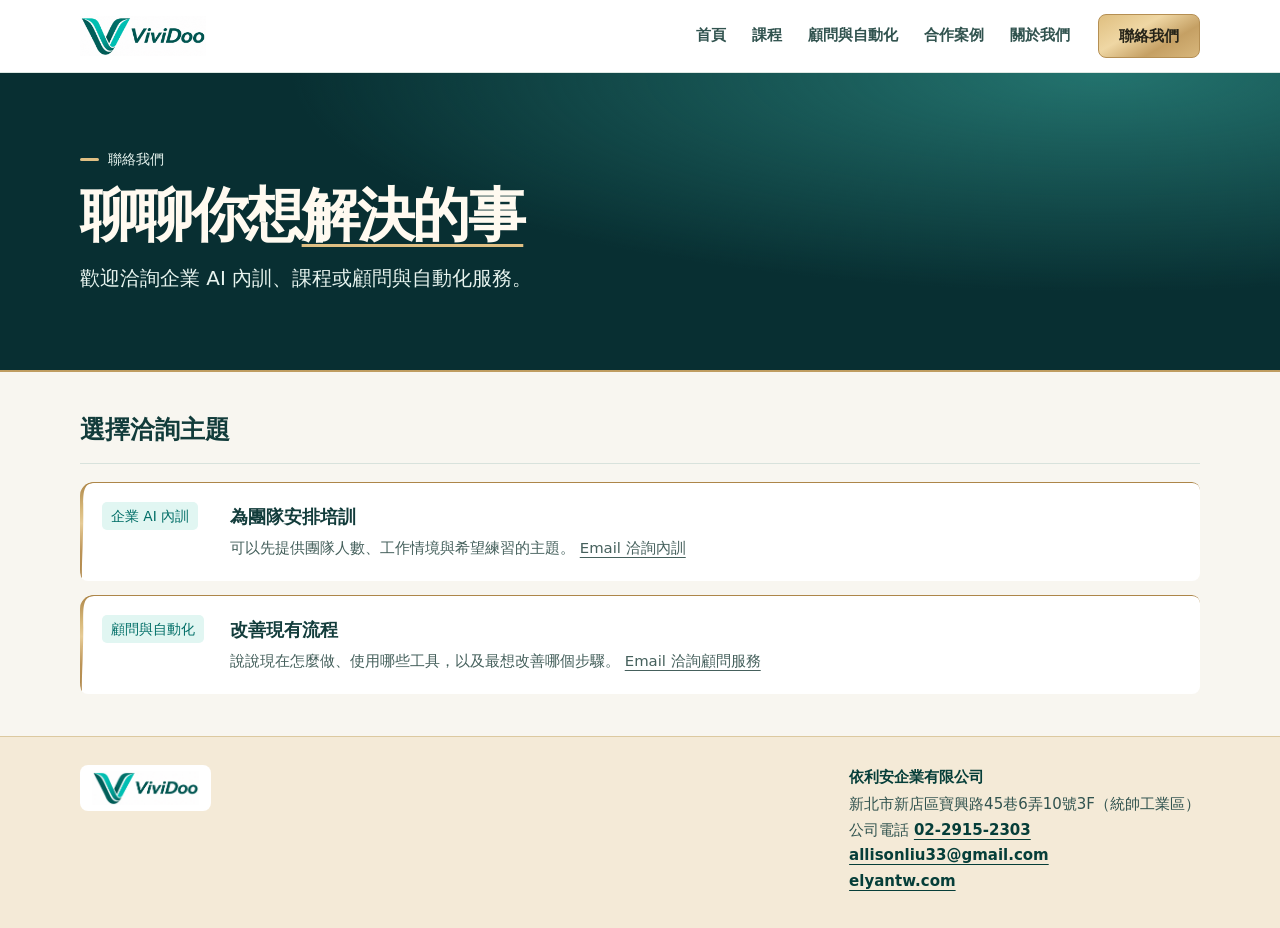
<file: contact.html>
<!doctype html>
<html lang="zh-Hant-TW">
<head>
<meta charset="utf-8">
<meta name="viewport" content="width=device-width, initial-scale=1">
<title>ViviDoo｜聯絡我們</title>
<style>
:root{color-scheme:light;--ink:#143d36;--muted:#3d5e57;--line:#dcece7;--paper:#f9faf6;--hero:#edf4ef}
*{box-sizing:border-box}
body{margin:0;background:var(--paper);color:var(--ink);font-family:system-ui,"PingFang TC",sans-serif;line-height:1.65}
a{color:inherit;text-underline-offset:.25em}
.wrap{width:min(1060px,calc(100% - 48px));margin:auto}
header{border-bottom:1px solid var(--line)}
.bar,.section-heading{display:flex;align-items:center;justify-content:space-between;gap:16px;flex-wrap:wrap}
.bar{min-height:66px}
.logo{display:inline-flex;align-items:center}
.logo img{display:block;width:auto;height:42px;max-width:140px;object-fit:contain}
nav{display:flex;gap:22px;font-size:.92rem}
.hero{background:radial-gradient(ellipse at 86% 0%, #23736e, transparent 52%), #082f32;color:#fff;padding:clamp(34px,6vw,75px) 0}
.eyebrow,.category,.note{color:var(--muted);font-size:.86rem}
h1,h2,h3,p{margin:0}
h1{font-size:clamp(2.1rem,5vw,4rem);letter-spacing:-.045em;line-height:1.18;margin:.2em 0}
.lead{max-width:38em;color:#e7f4ef}
.actions{display:flex;flex-wrap:wrap;gap:12px;margin-top:22px}
.button{display:inline-flex;align-items:center;padding:9px 17px;border:1px solid var(--ink);border-radius:8px;text-decoration:none;font-weight:650}
.primary{color:white;background:var(--ink)}
section[id]{scroll-margin-top:20px}
.list{padding:38px 0 42px}
.section-heading{border-bottom:1px solid var(--line);padding-bottom:12px;align-items:baseline}
h2{font-size:1.55rem}
.course{display:grid;grid-template-columns:112px minmax(0,1fr);gap:16px;padding:17px 0;border-bottom:1px solid var(--line)}
.category{padding-top:4px}
h3{font-size:1.12rem}
.course p:not(.category),details{font-size:.93rem;color:var(--muted)}
.course p+p{margin-top:2px}
details{margin-top:6px}
summary{width:fit-content;cursor:pointer;color:var(--ink);font-weight:650}
details ol{margin:8px 0 0;padding-inline-start:1.5em}
.contact{padding:25px 0 42px;background:var(--hero)}
.contact p{margin:4px 0 10px;color:var(--muted)}
@media(max-width:540px){.wrap{width:calc(100% - 32px)}.course{grid-template-columns:1fr;gap:3px}.category{padding:0}.section-heading{gap:3px}.bar{padding:8px 0}nav{gap:12px}}

:root{--champagne:#dfbf83;--champagne-line:#ad8649}
.hero .eyebrow{color:#e7f4ef;display:flex;align-items:center;gap:9px}
.hero .eyebrow::before{content:"";width:19px;height:3px;background:var(--champagne-line);border-radius:2px}
.primary{background:var(--champagne);color:#252318;border-color:var(--champagne)}
.hero .button:not(.primary){border-color:#79c7b8;color:#fff}
.hero h1 em{font-style:normal;text-decoration:underline;text-decoration-color:var(--champagne);text-decoration-thickness:.055em;text-underline-offset:.15em}
.contact{border-top:2px solid #c7aa75}
.section-heading{border-bottom-color:var(--champagne-line)}

.list .section-heading{margin-bottom:18px}
.course{margin-bottom:14px;padding:20px 22px;background:#fff;border:1px solid var(--line);border-inline-start:3px solid var(--champagne-line);border-radius:10px}
.course:last-child{margin-bottom:0}
.course h3{margin-bottom:5px}
.course p+p{margin-top:5px}
.course details{margin-top:10px}
@media(max-width:540px){.course{padding:16px;gap:6px}}

/* ViviDoo brand palette */
:root{--ink:#123c3b;--muted:#45605c;--paper:#f8f6f0;--line:#d8e2dc;--hero:#edf3ee;--brand-teal:#00685f;--champagne:#dfbf83;--champagne-line:#ad8649}
header{background:#fff}
.hero{background:radial-gradient(ellipse at 86% 0%,#17605b,transparent 65%),#082f32}
.hero .eyebrow::before{background:var(--champagne)}
.hero .button:not(.primary){border-color:#85b9ae}
.section-heading{border-bottom-color:var(--line)}
.course{position:relative;overflow:hidden;border:0;border-top:1px solid var(--champagne-line)}
.course::before{content:"";position:absolute;inset-block:0;inset-inline-start:0;width:4px;background:var(--champagne-line);border-radius:50% / 48%;pointer-events:none}
.category,summary{color:var(--brand-teal)}
.contact{border-top-color:var(--champagne-line)}
nav{flex-wrap:wrap;column-gap:20px;row-gap:5px}
nav [aria-current="page"]{text-decoration:underline;text-decoration-color:#ad8649;text-underline-offset:6px}
.logo img{display:block;height:58px;width:auto;max-width:140px;object-fit:contain}
address{font-style:normal}
@media(max-width:620px){.bar{gap:6px;padding-block:8px}nav{column-gap:12px}}
</style>
<link rel="stylesheet" href="./brand.css">
<link rel="stylesheet" href="./course-theme.css">
<style>
body { background:#f8f6f0; }
main > .hero + .list { background:#f8f6f0; box-shadow:none; clip-path:none; }
</style>
<link rel="stylesheet" href="./site-shell.css">
</head>
<body>
<header class="site-header"><div class="wrap site-bar"><a class="site-logo" href="./index.html"><img src="./vividoo-logo-horizontal.png" width="126" height="40" alt="ViviDoo 首頁"></a><nav class="site-nav" aria-label="主選單"><a href="./index.html">首頁</a><a href="./courses.html">課程</a><a href="./consulting.html">顧問與自動化</a><a href="./cases.html">合作案例</a><a href="./about.html">關於我們</a></nav><a class="site-contact" href="./contact.html" aria-current="page">聯絡我們</a></div></header>
<main><section class="hero"><div class="wrap"><p class="eyebrow">聯絡我們</p><h1>聊聊你想<em>解決的事</em></h1><p class="lead">歡迎洽詢企業 AI 內訓、課程或顧問與自動化服務。</p></div></section>
<section class="wrap list"><div class="section-heading"><h2>選擇洽詢主題</h2></div><article class="course"><p class="category">企業 AI 內訓</p><div><h3>為團隊安排培訓</h3><p>可以先提供團隊人數、工作情境與希望練習的主題。 <a href="mailto:allisonliu33@gmail.com?subject=企業AI內訓洽詢">Email 洽詢內訓</a></p></div></article><article class="course"><p class="category">顧問與自動化</p><div><h3>改善現有流程</h3><p>說說現在怎麼做、使用哪些工具，以及最想改善哪個步驟。 <a href="mailto:allisonliu33@gmail.com?subject=顧問與自動化洽詢">Email 洽詢顧問服務</a></p></div></article></section></main>
<footer class="site-footer"><div class="wrap site-footer-grid"><a class="site-logo" href="./index.html"><img src="./vividoo-logo-horizontal.png" width="126" height="40" alt="ViviDoo 首頁"></a><div><p class="site-company">依利安企業有限公司</p><address>新北市新店區寶興路45巷6弄10號3F（統帥工業區）<br>公司電話 <a href="tel:+886229152303">02-2915-2303</a><br><a href="mailto:allisonliu33@gmail.com">allisonliu33@gmail.com</a><br><a href="https://elyantw.com">elyantw.com</a></address></div></div></footer></body></html>
</file>
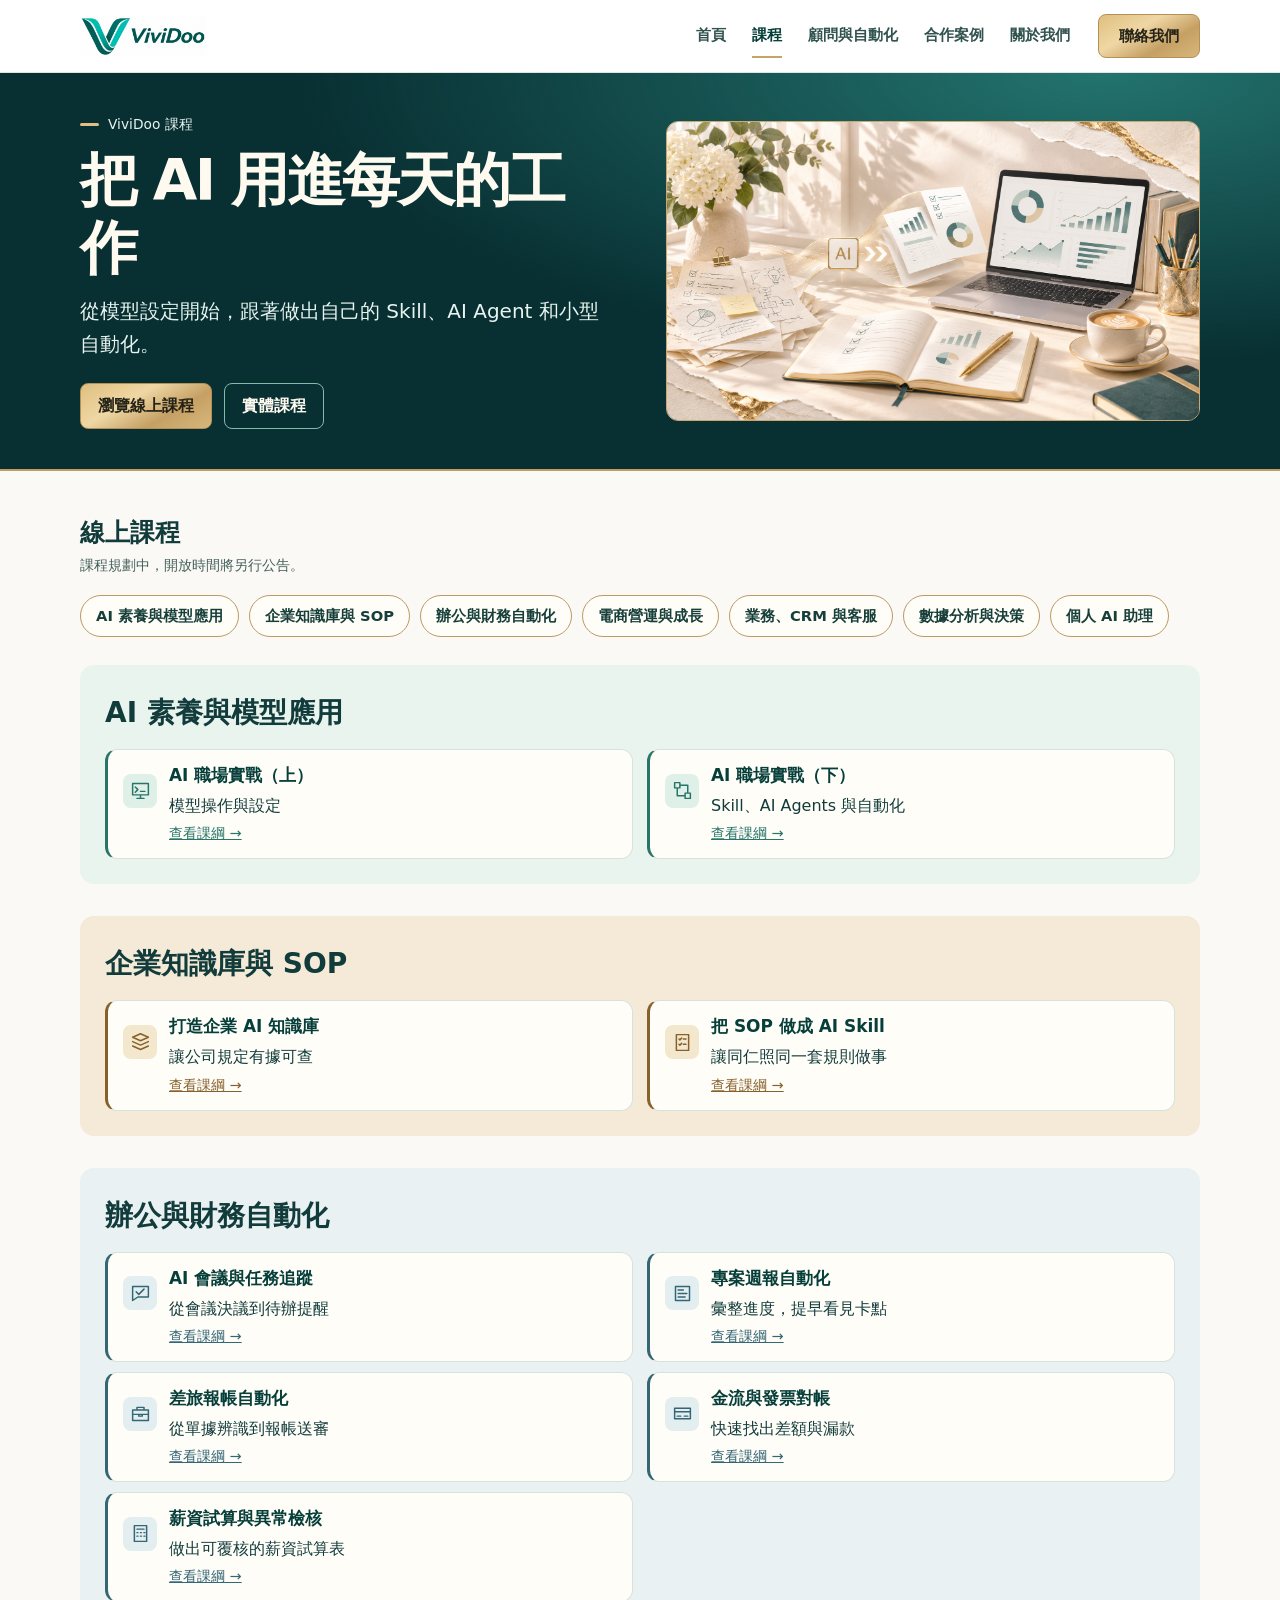
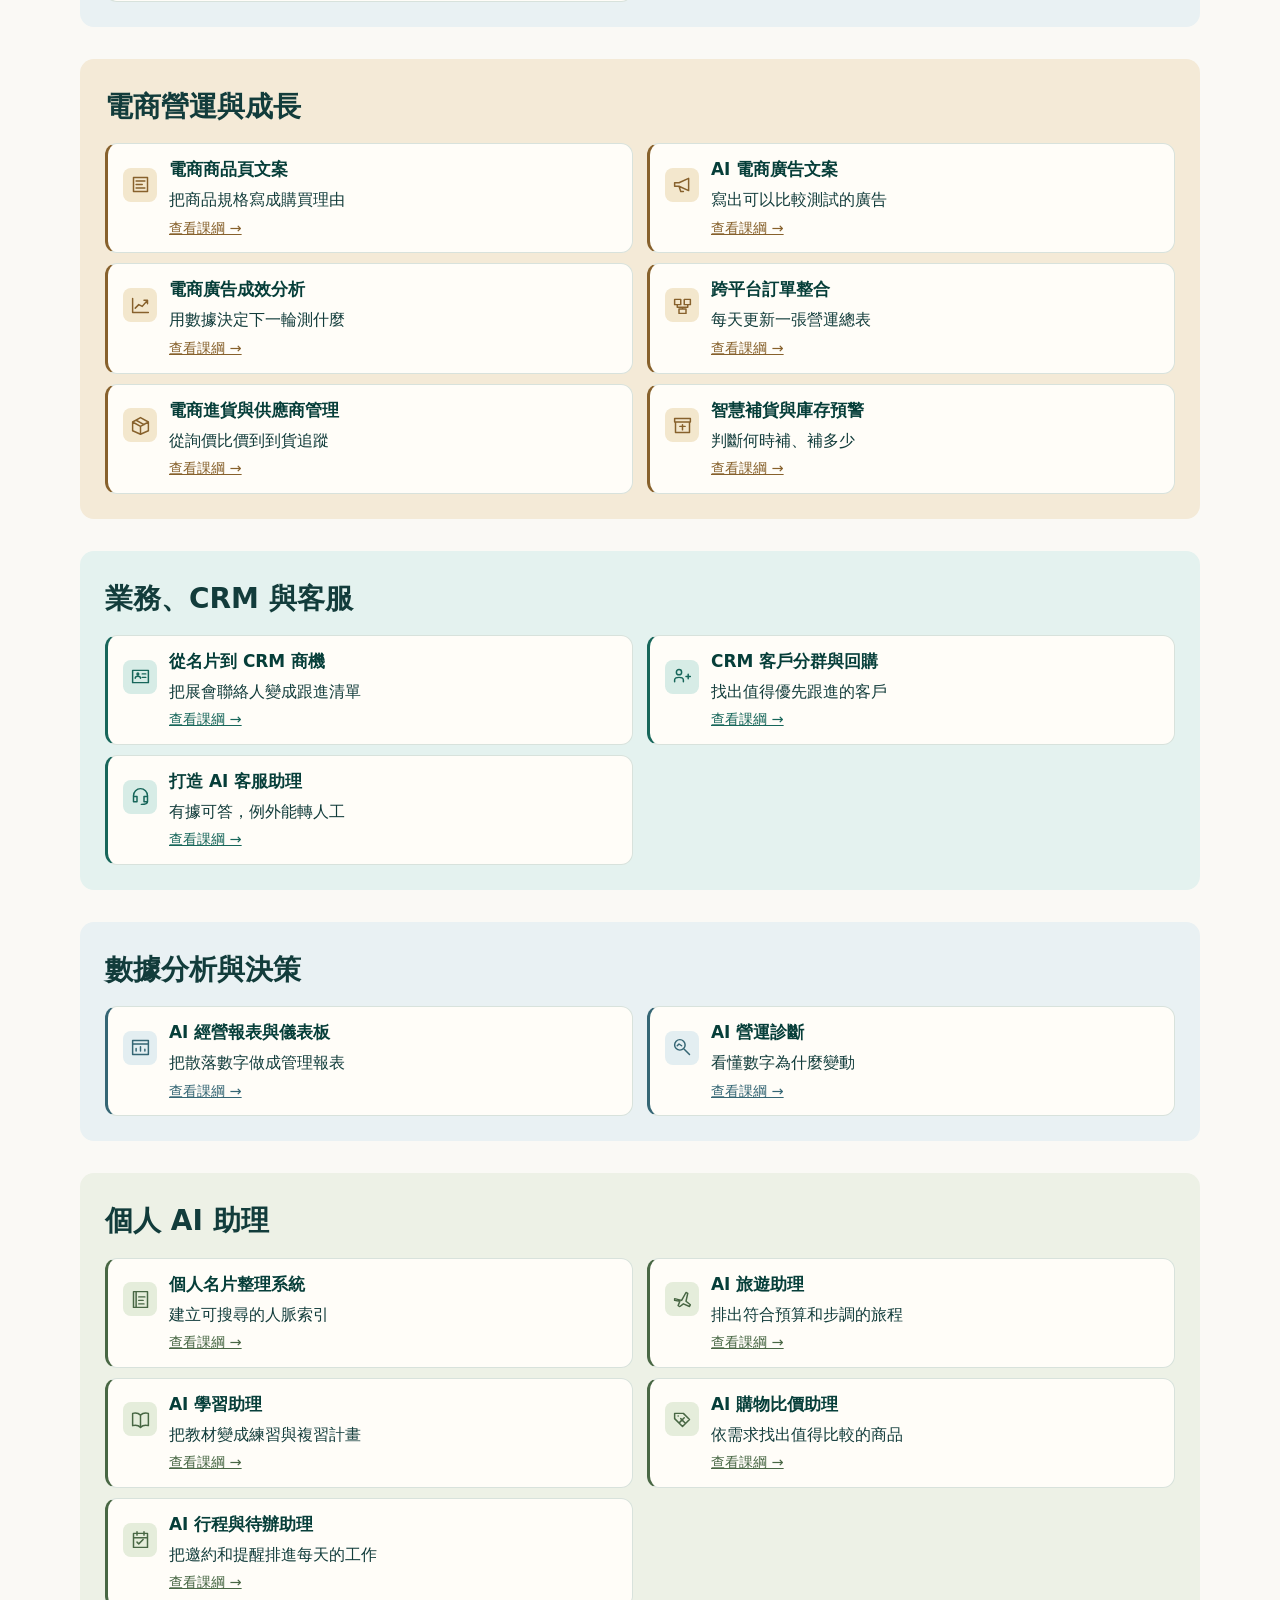
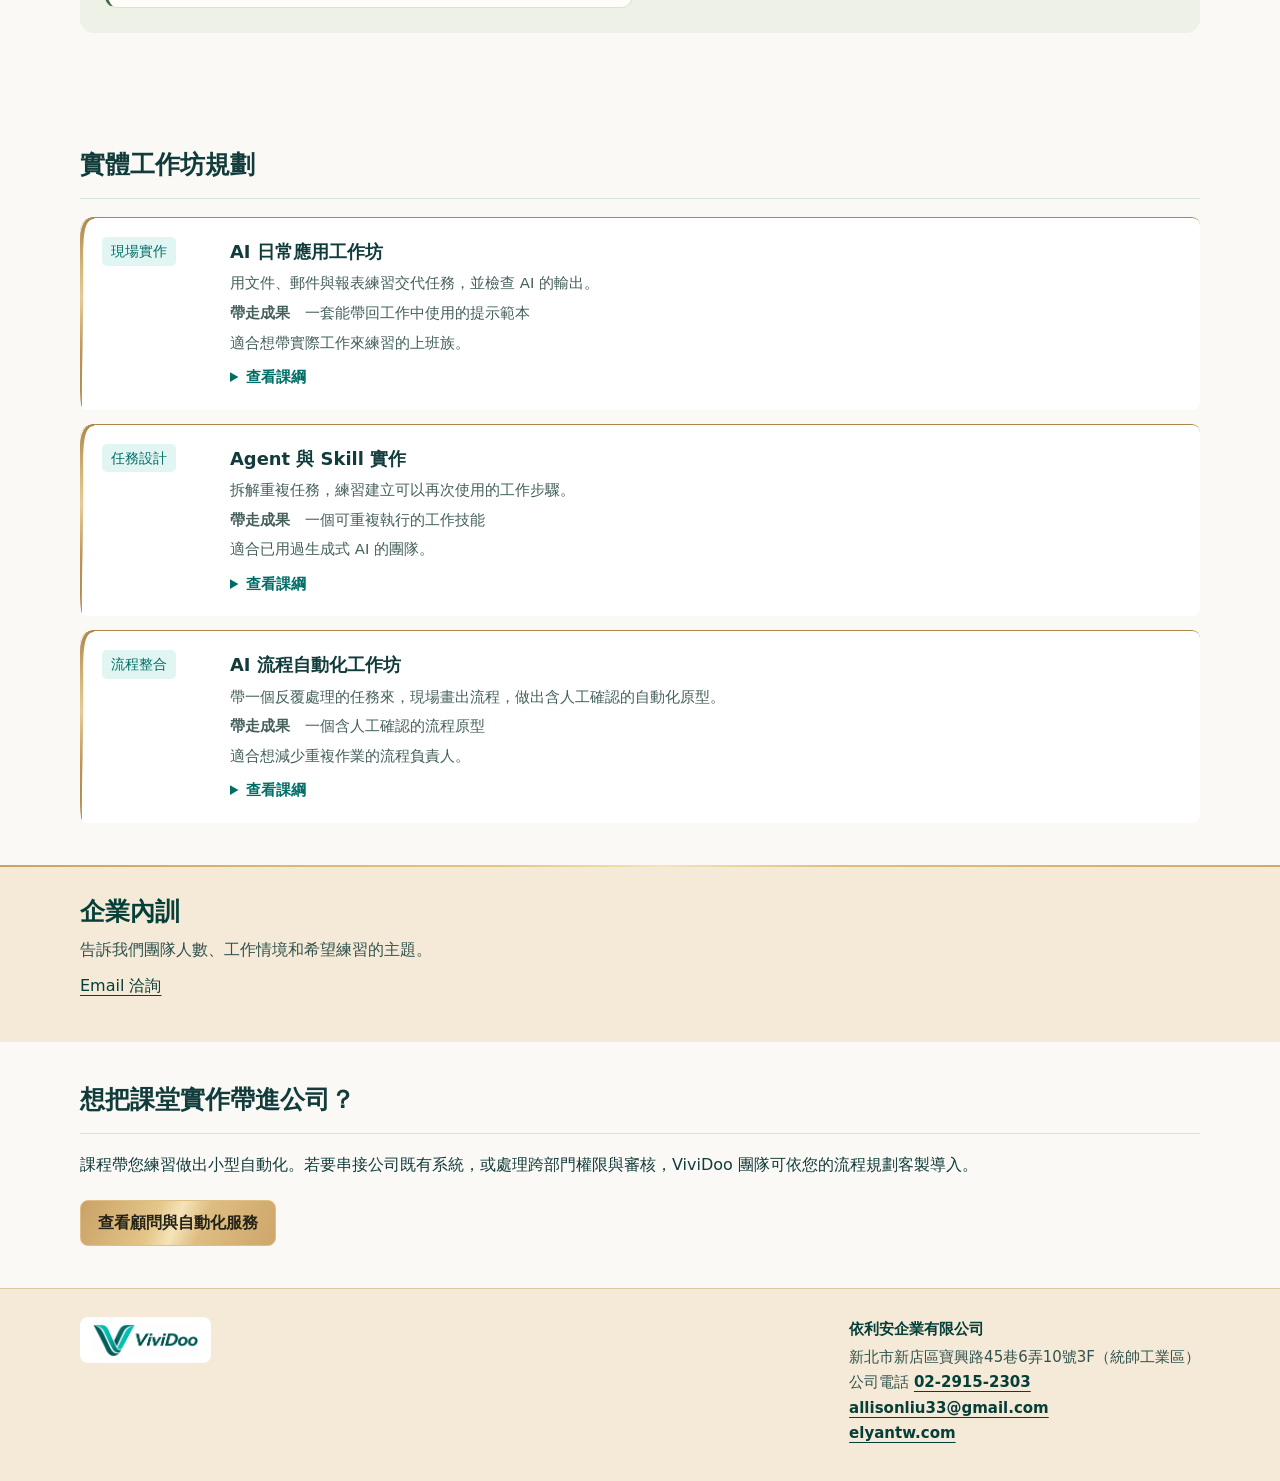
<file: courses.html>
<!doctype html>
<html lang="zh-Hant-TW">
<head>
<meta charset="utf-8">
<meta name="viewport" content="width=device-width, initial-scale=1">
<title>ViviDoo 課程</title>
<style>
:root{color-scheme:light;--ink:#143d36;--muted:#3d5e57;--line:#dcece7;--paper:#f9faf6;--hero:#edf4ef}
*{box-sizing:border-box}
body{margin:0;background:var(--paper);color:var(--ink);font-family:system-ui,"PingFang TC",sans-serif;line-height:1.65}
a{color:inherit;text-underline-offset:.25em}
.wrap{width:min(1060px,calc(100% - 48px));margin:auto}
header{border-bottom:1px solid var(--line)}
.bar,.section-heading{display:flex;align-items:center;justify-content:space-between;gap:16px;flex-wrap:wrap}
.bar{min-height:66px}
.logo{display:inline-flex;align-items:center}
.logo img{display:block;width:auto;height:42px;max-width:140px;object-fit:contain}
nav{display:flex;gap:22px;font-size:.92rem}
.hero{background:radial-gradient(ellipse at 86% 0%, #23736e, transparent 52%), #082f32;color:#fff;padding:clamp(34px,6vw,75px) 0}
.eyebrow,.category,.note{color:var(--muted);font-size:.86rem}
h1,h2,h3,p{margin:0}
h1{font-size:clamp(2.1rem,5vw,4rem);letter-spacing:-.045em;line-height:1.18;margin:.2em 0}
.lead{max-width:38em;color:#e7f4ef}
.actions{display:flex;flex-wrap:wrap;gap:12px;margin-top:22px}
.button{display:inline-flex;align-items:center;padding:9px 17px;border:1px solid var(--ink);border-radius:8px;text-decoration:none;font-weight:650}
.primary{color:white;background:var(--ink)}
section[id]{scroll-margin-top:20px}
.list{padding:38px 0 42px}
.section-heading{border-bottom:1px solid var(--line);padding-bottom:12px;align-items:baseline}
h2{font-size:1.55rem}
.course{display:grid;grid-template-columns:112px minmax(0,1fr);gap:16px;padding:17px 0;border-bottom:1px solid var(--line)}
.category{padding-top:4px}
h3{font-size:1.12rem}
.course p:not(.category),details{font-size:.93rem;color:var(--muted)}
.course p+p{margin-top:2px}
details{margin-top:6px}
summary{width:fit-content;cursor:pointer;color:var(--ink);font-weight:650}
details ol{margin:8px 0 0;padding-inline-start:1.5em}
.contact{padding:25px 0 42px;background:var(--hero)}
.contact p{margin:4px 0 10px;color:var(--muted)}
@media(max-width:540px){.wrap{width:calc(100% - 32px)}.course{grid-template-columns:1fr;gap:3px}.category{padding:0}.section-heading{gap:3px}.bar{padding:8px 0}nav{gap:12px}}

:root{--champagne:#dfbf83;--champagne-line:#ad8649}
.hero .eyebrow{color:#e7f4ef;display:flex;align-items:center;gap:9px}
.hero .eyebrow::before{content:"";width:19px;height:3px;background:var(--champagne-line);border-radius:2px}
.primary{background:var(--champagne);color:#252318;border-color:var(--champagne)}
.hero .button:not(.primary){border-color:#79c7b8;color:#fff}
.hero h1 em{font-style:normal;text-decoration:underline;text-decoration-color:var(--champagne);text-decoration-thickness:.055em;text-underline-offset:.15em}
.contact{border-top:2px solid #c7aa75}
.section-heading{border-bottom-color:var(--champagne-line)}

.list .section-heading{margin-bottom:18px}
.course{margin-bottom:14px;padding:20px 22px;background:#fff;border:1px solid var(--line);border-inline-start:3px solid var(--champagne-line);border-radius:10px}
.course:last-child{margin-bottom:0}
.course h3{margin-bottom:5px}
.course p+p{margin-top:5px}
.course details{margin-top:10px}
@media(max-width:540px){.course{padding:16px;gap:6px}}

/* ViviDoo brand palette */
:root{--ink:#123c3b;--muted:#45605c;--paper:#f8f6f0;--line:#d8e2dc;--hero:#edf3ee;--brand-teal:#00685f;--champagne:#dfbf83;--champagne-line:#ad8649}
header{background:#fff}
.hero{background:radial-gradient(ellipse at 86% 0%,#17605b,transparent 65%),#082f32}
.hero .eyebrow::before{background:var(--champagne)}
.hero .button:not(.primary){border-color:#85b9ae}
.section-heading{border-bottom-color:var(--line)}
.course{position:relative;overflow:hidden;border:0;border-top:1px solid var(--champagne-line)}
.course::before{content:"";position:absolute;inset-block:0;inset-inline-start:0;width:4px;background:var(--champagne-line);border-radius:50% / 48%;pointer-events:none}
.category,summary{color:var(--brand-teal)}
.contact{border-top-color:var(--champagne-line)}
nav{flex-wrap:wrap;column-gap:20px;row-gap:5px}
nav [aria-current="page"]{text-decoration:underline;text-decoration-color:#ad8649;text-underline-offset:6px}
.logo img{display:block;height:58px;width:auto;max-width:140px;object-fit:contain}
address{font-style:normal}
@media(max-width:620px){.bar{gap:6px;padding-block:8px}nav{column-gap:12px}}
</style>
<link rel="stylesheet" href="./brand.css">
<style>
.course-hero { display:grid; grid-template-columns:1fr 1fr; align-items:center; gap:clamp(20px,4vw,52px); }
.catalog-banner { display:block; width:100%; aspect-ratio:16/9; object-fit:cover; border-radius:14px; }
.catalog { padding-block:42px; }
.series-nav { display:flex; flex-wrap:wrap; gap:8px; margin:18px 0 28px; }
.series-nav a { background:#edf4ee; border:1px solid #ccddd3; border-radius:100px; text-decoration:none; padding:6px 12px; }
.catalog-series { margin:24px 0 32px; scroll-margin-top:20px; }
.catalog-series h3 { font-size:clamp(20px,3vw,28px); }
.catalog-grid { display:grid; grid-template-columns:repeat(2,minmax(0,1fr)); gap:14px; align-items:start; }
.catalog-card { padding:0; margin:0; border:1px solid #dfd7c6; border-top:3px solid #bd9c64; border-radius:12px; background:#fffdf8; }
.catalog-card summary { display:grid; gap:5px; padding:16px 20px; cursor:pointer; }
.catalog-card summary::-webkit-details-marker { display:none; }
.catalog-card strong { font-size:1.2rem; }
.catalog-card .outline-label { font-size:.9rem; text-decoration:underline; color:#166357; }
.catalog-card .outline-label::after { content:" ＋"; }
.catalog-card[open] .outline-label::after { content:" −"; }
.catalog-card ul { margin:0 20px 18px; padding-left:1.35em; }
.catalog-card summary:focus-visible, .series-nav a:focus-visible { outline:2px solid #166357; outline-offset:3px; }
@media(max-width:680px) { .course-hero,.catalog-grid { grid-template-columns:1fr; } }
</style>
<style>
.course-hero { display:grid; }
.hero { background:linear-gradient(120deg,#fff3dd,#e3f5ec); color:#16483f; padding:40px 0; }
.hero .eyebrow,.hero .lead,.hero h1,.hero h1 em { color:#16483f; }
.hero .actions a { background:#fffdf7; color:#16483f; border:1px solid #b38f54; }
.catalog { background:transparent; }
.catalog-card { border-top-width:1px; border-left:4px solid #538b78; background:#fff; }
.catalog-series:nth-of-type(3n+2) .catalog-card { border-left-color:#b58c4c; }
.catalog-series:nth-of-type(3n) .catalog-card { border-left-color:#bd795a; }
.course-open { display:grid; gap:7px; text-align:left; width:100%; border:0; background:none; color:inherit; font:inherit; padding:17px 20px; cursor:pointer; }
.course-open:hover { background:#f4faf6; }
.course-icon { display:grid; place-items:center; width:34px; height:34px; border-radius:10px; background:#e2f2e9; font-weight:bold; }
.catalog-card .outline-label::after { content:" →"; }
.course-detail { width:min(520px,calc(100% - 32px)); border:1px solid #ba9a60; border-radius:16px; padding:25px; color:#16483f; background:#fffdf7; }
.course-detail::backdrop { background:#122d2966; }
.course-detail button { font:inherit; cursor:pointer; }
</style>
<link rel="stylesheet" href="./course-theme.css">
<style>
.catalog-banner { border: 1px solid #c5a873; border-radius: 12px; }
.catalog .series-nav { background: transparent; padding: 0; gap: 10px; }
.catalog .series-nav a { background: #fffaf0; border-color: #cfba90; color: #173f3a; }
.catalog .catalog-card { border: 1px solid #d8e2dc; border-top: 2px solid #c6a469; background: #fffdf8; }
.course-open { grid-template-columns: 46px minmax(0, 1fr); align-items: center; column-gap: 14px; }
.course-open > :not(.course-icon) { grid-column: 2; }
.course-icon {
  grid-column: 1;
  grid-row: 1 / span 2;
  width: 44px;
  height: 44px;
  font-size: 23px;
  background: #b4dbd3;
  color: #073e39;
}
.course-open strong { color: #063e39; }
</style>
<style>
.catalog .series-nav a {
  background: #fffdf8;
  border: 1px solid #bb9b63;
  padding: 8px 15px;
  font-weight: 650;
}
.catalog .series-nav a:hover { background: #f1e3c6; }
.catalog .catalog-card { border-top: 1px solid #d8e2dc; border-left: 3px solid #a78650; overflow: hidden; }
.catalog-grid { align-items: stretch; gap: 16px; }
.course-open { grid-template-columns: 1fr; gap: 7px; padding: 18px 22px; height: 100%; }
.course-open > :not(.course-icon) { grid-column: 1; }
.course-icon { grid-column: 1; grid-row: auto; background: #e5f3ee; color: #007467; }
.course-icon svg { width: 26px; height: 26px; }
.course-open .outline-label { margin-top: 4px; }
</style>
<style>
.course-icon {
  width: 48px;
  height: 48px;
  background: linear-gradient(145deg, #f5faf6, #dceee7);
  border: 1px solid #c6dfd4;
  color: #07594f;
  border-radius: 12px;
}
.course-icon svg { width: 27px; height: 27px; stroke-width: 1.7; }
.course-open:hover .course-icon { border-color: #b38f54; }
</style>
<style>
.catalog-grid { gap: 10px 14px; }
.course-open { grid-template-columns: 34px minmax(0,1fr); gap: 3px 12px; padding: 12px 15px; }
.course-open > :not(.course-icon) { grid-column: 2; }
.course-icon { grid-row: 1 / span 2; width: 34px; height: 34px; border-radius: 8px; }
.course-icon svg { width: 21px; height: 21px; }
.course-open strong { font-size: 1.06rem; }
.course-open .outline-label { margin-top: 0; }
</style>

<style>
.catalog-series {
  --series-bg: #eaf4ef;
  --series-accent: #287568;
  --series-icon: #def0e8;
  padding: clamp(14px, 2.4vw, 25px);
  border-radius: 14px;
  background: var(--series-bg);
}
#series-2, #series-4 { --series-bg: #f4ead7; --series-accent: #87612c; --series-icon: #f3e7cd; }
#series-3, #series-6 { --series-bg: #e9f1f3; --series-accent: #356674; --series-icon: #e3eef1; }
#series-5 { --series-bg: #e4f2ef; --series-accent: #17665a; --series-icon: #d7ece6; }
#series-7 { --series-bg: #edf1e6; --series-accent: #486744; --series-icon: #e5eddb; }
.catalog-series h3 { margin: 0 0 13px; }
.catalog .catalog-series .catalog-card {
  background: #fffdf8;
  border-left-color: var(--series-accent);
}
.catalog-series .course-icon {
  background: var(--series-icon);
  border-color: transparent;
  color: var(--series-accent);
}
.catalog-series .outline-label { color: var(--series-accent); }
</style>
<link rel="stylesheet" href="./site-shell.css">
</head>
<body>
<header class="site-header"><div class="wrap site-bar"><a class="site-logo" href="./index.html"><img src="./vividoo-logo-horizontal.png" width="126" height="40" alt="ViviDoo 首頁"></a><nav class="site-nav" aria-label="主選單"><a href="./index.html">首頁</a><a href="./courses.html" aria-current="page">課程</a><a href="./consulting.html">顧問與自動化</a><a href="./cases.html">合作案例</a><a href="./about.html">關於我們</a></nav><a class="site-contact" href="./contact.html">聯絡我們</a></div></header>
<main>
<section class="hero"><div class="wrap course-hero">
  <div><p class="eyebrow">ViviDoo 課程</p><h1>把 AI 用進每天的工作</h1>
  <p class="lead">從模型設定開始，跟著做出自己的 Skill、AI Agent 和小型自動化。</p>
  <div class="actions"><a class="button primary" href="#courses">瀏覽線上課程</a><a class="button" href="#workshops">實體課程</a></div></div>
  <img class="catalog-banner" src="課程主視覺-A.png" alt="陽光下的實作桌，AI 協助把筆記整理成報表">
</div></section>
<section class="wrap catalog" id="courses">
  <h2>線上課程</h2><p class="note">課程規劃中，開放時間將另行公告。</p>
  <nav class="series-nav" aria-label="課程系列"><a href="#series-1">AI 素養與模型應用</a><a href="#series-2">企業知識庫與 SOP</a><a href="#series-3">辦公與財務自動化</a><a href="#series-4">電商營運與成長</a><a href="#series-5">業務、CRM 與客服</a><a href="#series-6">數據分析與決策</a><a href="#series-7">個人 AI 助理</a></nav>
  <section class="catalog-series" id="series-1"><h3>AI 素養與模型應用</h3><div class="catalog-grid"><article class="catalog-card"><button class="course-open" type="button" aria-haspopup="dialog"><span class="course-icon" aria-hidden="true"><svg viewBox="0 0 24 24" fill="none" stroke="currentColor" stroke-width="1.65" stroke-linecap="round" stroke-linejoin="round"><path d="M3 4h18v13H3z M8 21h8 M12 17v4 M6 8l3 3-3 3 M12 13h5"/></svg></span><strong>AI 職場實戰（上）</strong><span>模型操作與設定</span><span class="outline-label">查看課綱</span></button><template><ul aria-label="教學重點"><li>操作 ChatGPT、Claude、Gemini</li><li>設定指令、背景與輸出格式</li><li>查核答案與保護工作資料</li></ul></template></article><article class="catalog-card"><button class="course-open" type="button" aria-haspopup="dialog"><span class="course-icon" aria-hidden="true"><svg viewBox="0 0 24 24" fill="none" stroke="currentColor" stroke-width="1.65" stroke-linecap="round" stroke-linejoin="round"><path d="M3 3h6v6H3z M15 15h6v6h-6z M9 6h9v9 M6 9v9h9"/></svg></span><strong>AI 職場實戰（下）</strong><span>Skill、AI Agents 與自動化</span><span class="outline-label">查看課綱</span></button><template><ul aria-label="教學重點"><li>建立可重用的 Skill</li><li>設定 AI Agents 與工具權限</li><li>串接工具，試跑並比較工時</li></ul></template></article></div></section><section class="catalog-series" id="series-2"><h3>企業知識庫與 SOP</h3><div class="catalog-grid"><article class="catalog-card"><button class="course-open" type="button" aria-haspopup="dialog"><span class="course-icon" aria-hidden="true"><svg viewBox="0 0 24 24" fill="none" stroke="currentColor" stroke-width="1.65" stroke-linecap="round" stroke-linejoin="round"><path d="M3 6l9-4 9 4-9 4z M3 11l9 4 9-4 M3 16l9 4 9-4"/></svg></span><strong>打造企業 AI 知識庫</strong><span>讓公司規定有據可查</span><span class="outline-label">查看課綱</span></button><template><ul aria-label="教學重點"><li>整理制度、表單與交接文件</li><li>建立附來源的內部問答</li><li>測試回答並設定更新規則</li></ul></template></article><article class="catalog-card"><button class="course-open" type="button" aria-haspopup="dialog"><span class="course-icon" aria-hidden="true"><svg viewBox="0 0 24 24" fill="none" stroke="currentColor" stroke-width="1.65" stroke-linecap="round" stroke-linejoin="round"><path d="M5 3h14v18H5z M8 8l1 1 2-2 M13 8h3 M8 14l1 1 2-2 M13 14h3"/></svg></span><strong>把 SOP 做成 AI Skill</strong><span>讓同仁照同一套規則做事</span><span class="outline-label">查看課綱</span></button><template><ul aria-label="教學重點"><li>拆解作業步驟與例外</li><li>寫入規則、範例與驗收條件</li><li>實作缺件提醒與人工覆核</li></ul></template></article></div></section><section class="catalog-series" id="series-3"><h3>辦公與財務自動化</h3><div class="catalog-grid"><article class="catalog-card"><button class="course-open" type="button" aria-haspopup="dialog"><span class="course-icon" aria-hidden="true"><svg viewBox="0 0 24 24" fill="none" stroke="currentColor" stroke-width="1.65" stroke-linecap="round" stroke-linejoin="round"><path d="M3 4h18v12H9l-6 4z M7 10l3 3 6-6"/></svg></span><strong>AI 會議與任務追蹤</strong><span>從會議決議到待辦提醒</span><span class="outline-label">查看課綱</span></button><template><ul aria-label="教學重點"><li>擷取決議、負責人與期限</li><li>確認後建立待辦</li><li>設定到期與未完成提醒</li></ul></template></article><article class="catalog-card"><button class="course-open" type="button" aria-haspopup="dialog"><span class="course-icon" aria-hidden="true"><svg viewBox="0 0 24 24" fill="none" stroke="currentColor" stroke-width="1.65" stroke-linecap="round" stroke-linejoin="round"><path d="M4 4h16v16H4z M7 8h6 M7 12h10 M7 16h8"/></svg></span><strong>專案週報自動化</strong><span>彙整進度，提早看見卡點</span><span class="outline-label">查看課綱</span></button><template><ul aria-label="教學重點"><li>統一進度回報格式</li><li>標記逾期、阻礙與待決事項</li><li>排程產生週報草稿</li></ul></template></article><article class="catalog-card"><button class="course-open" type="button" aria-haspopup="dialog"><span class="course-icon" aria-hidden="true"><svg viewBox="0 0 24 24" fill="none" stroke="currentColor" stroke-width="1.65" stroke-linecap="round" stroke-linejoin="round"><path d="M3 8h18v12H3z M8 8V5h8v3 M3 13h18 M10 13v2h4v-2"/></svg></span><strong>差旅報帳自動化</strong><span>從單據辨識到報帳送審</span><span class="outline-label">查看課綱</span></button><template><ul aria-label="教學重點"><li>擷取金額、幣別與費用類別</li><li>檢查缺件、超額與重複報支</li><li>產出報帳明細與覆核清單</li></ul></template></article><article class="catalog-card"><button class="course-open" type="button" aria-haspopup="dialog"><span class="course-icon" aria-hidden="true"><svg viewBox="0 0 24 24" fill="none" stroke="currentColor" stroke-width="1.65" stroke-linecap="round" stroke-linejoin="round"><path d="M3 6h18v12H3z M3 10h18 M6 15h4 M14 15h4"/></svg></span><strong>金流與發票對帳</strong><span>快速找出差額與漏款</span><span class="outline-label">查看課綱</span></button><template><ul aria-label="教學重點"><li>對齊訂單、收款與發票</li><li>比對部分付款與退款</li><li>產出差異與未配對清單</li></ul></template></article><article class="catalog-card"><button class="course-open" type="button" aria-haspopup="dialog"><span class="course-icon" aria-hidden="true"><svg viewBox="0 0 24 24" fill="none" stroke="currentColor" stroke-width="1.65" stroke-linecap="round" stroke-linejoin="round"><path d="M5 3h14v18H5z M8 7h8 M8 11h1 M12 11h1 M16 11h1 M8 15h1 M12 15h1 M16 15h1"/></svg></span><strong>薪資試算與異常檢核</strong><span>做出可覆核的薪資試算表</span><span class="outline-label">查看課綱</span></button><template><ul aria-label="教學重點"><li>整理模擬出勤與薪資資料</li><li>依指定規則設定試算公式</li><li>標記缺漏與異常差額</li></ul></template></article></div></section><section class="catalog-series" id="series-4"><h3>電商營運與成長</h3><div class="catalog-grid"><article class="catalog-card"><button class="course-open" type="button" aria-haspopup="dialog"><span class="course-icon" aria-hidden="true"><svg viewBox="0 0 24 24" fill="none" stroke="currentColor" stroke-width="1.65" stroke-linecap="round" stroke-linejoin="round"><path d="M4 4h16v16H4z M7 8h10 M7 12h7 M7 16h10"/></svg></span><strong>電商商品頁文案</strong><span>把商品規格寫成購買理由</span><span class="outline-label">查看課綱</span></button><template><ul aria-label="教學重點"><li>提煉受眾、賣點與購買疑問</li><li>撰寫標題、賣點與詳情頁</li><li>調整平台格式並核對規格</li></ul></template></article><article class="catalog-card"><button class="course-open" type="button" aria-haspopup="dialog"><span class="course-icon" aria-hidden="true"><svg viewBox="0 0 24 24" fill="none" stroke="currentColor" stroke-width="1.65" stroke-linecap="round" stroke-linejoin="round"><path d="M3 10h5l11-5v14l-11-5H3z M8 14l2 6h3"/></svg></span><strong>AI 電商廣告文案</strong><span>寫出可以比較測試的廣告</span><span class="outline-label">查看課綱</span></button><template><ul aria-label="教學重點"><li>依受眾與購買階段設計訴求</li><li>用品牌 Skill 產出多版文案</li><li>依版位改寫並設計測試</li></ul></template></article><article class="catalog-card"><button class="course-open" type="button" aria-haspopup="dialog"><span class="course-icon" aria-hidden="true"><svg viewBox="0 0 24 24" fill="none" stroke="currentColor" stroke-width="1.65" stroke-linecap="round" stroke-linejoin="round"><path d="M3 20V4 M3 20h18 M6 15l4-4 4 2 6-7 M16 6h4v4"/></svg></span><strong>電商廣告成效分析</strong><span>用數據決定下一輪測什麼</span><span class="outline-label">查看課綱</span></button><template><ul aria-label="教學重點"><li>對齊廣告花費與訂單資料</li><li>比較轉換、獲客成本與廣告報酬</li><li>提出素材與預算測試計畫</li></ul></template></article><article class="catalog-card"><button class="course-open" type="button" aria-haspopup="dialog"><span class="course-icon" aria-hidden="true"><svg viewBox="0 0 24 24" fill="none" stroke="currentColor" stroke-width="1.65" stroke-linecap="round" stroke-linejoin="round"><path d="M3 5h7v6H3z M14 5h7v6h-7z M8 16h8v5H8z M6 11v3h6v2 M18 11v3h-6"/></svg></span><strong>跨平台訂單整合</strong><span>每天更新一張營運總表</span><span class="outline-label">查看課綱</span></button><template><ul aria-label="教學重點"><li>對齊商品編號、訂單與狀態</li><li>建立匯入、去重與缺漏檢查</li><li>彙整待出貨、退貨與異常</li></ul></template></article><article class="catalog-card"><button class="course-open" type="button" aria-haspopup="dialog"><span class="course-icon" aria-hidden="true"><svg viewBox="0 0 24 24" fill="none" stroke="currentColor" stroke-width="1.65" stroke-linecap="round" stroke-linejoin="round"><path d="M3 8l9-5 9 5v10l-9 4-9-4z M3 8l9 5 9-5 M12 13v9 M7 6l9 5"/></svg></span><strong>電商進貨與供應商管理</strong><span>從詢價比價到到貨追蹤</span><span class="outline-label">查看課綱</span></button><template><ul aria-label="教學重點"><li>比較報價、起訂量與交期</li><li>試算到貨成本，建立採購草稿</li><li>追蹤供應商回覆與交期</li></ul></template></article><article class="catalog-card"><button class="course-open" type="button" aria-haspopup="dialog"><span class="course-icon" aria-hidden="true"><svg viewBox="0 0 24 24" fill="none" stroke="currentColor" stroke-width="1.65" stroke-linecap="round" stroke-linejoin="round"><path d="M4 8h16v12H4z M3 4h18v4H3z M9 13h6 M12 11v6"/></svg></span><strong>智慧補貨與庫存預警</strong><span>判斷何時補、補多少</span><span class="outline-label">查看課綱</span></button><template><ul aria-label="教學重點"><li>整併銷量、庫存與在途量</li><li>設定安全庫存與補貨規則</li><li>排出補貨優先順序與建議量</li></ul></template></article></div></section><section class="catalog-series" id="series-5"><h3>業務、CRM 與客服</h3><div class="catalog-grid"><article class="catalog-card"><button class="course-open" type="button" aria-haspopup="dialog"><span class="course-icon" aria-hidden="true"><svg viewBox="0 0 24 24" fill="none" stroke="currentColor" stroke-width="1.65" stroke-linecap="round" stroke-linejoin="round"><path d="M3 5h18v14H3z M6 14c0-3 6-3 6 0 M8 9a1 1 0 1 0 2 0 1 1 0 1 0-2 0 M14 9h4 M14 13h4"/></svg></span><strong>從名片到 CRM 商機</strong><span>把展會聯絡人變成跟進清單</span><span class="outline-label">查看課綱</span></button><template><ul aria-label="教學重點"><li>辨識、核對與合併名片資料</li><li>設定 CRM 欄位與業務歸屬</li><li>產出商機摘要與跟進提醒</li></ul></template></article><article class="catalog-card"><button class="course-open" type="button" aria-haspopup="dialog"><span class="course-icon" aria-hidden="true"><svg viewBox="0 0 24 24" fill="none" stroke="currentColor" stroke-width="1.65" stroke-linecap="round" stroke-linejoin="round"><path d="M8 4a3 3 0 1 0 0 6 3 3 0 1 0 0-6 M3 18v-2c0-4 10-4 10 0v2 M16 12h5 M18.5 9.5v5"/></svg></span><strong>CRM 客戶分群與回購</strong><span>找出值得優先跟進的客戶</span><span class="outline-label">查看課綱</span></button><template><ul aria-label="教學重點"><li>整理客戶、交易與互動紀錄</li><li>依消費時間、頻率與金額分群</li><li>建立回購與喚醒名單</li></ul></template></article><article class="catalog-card"><button class="course-open" type="button" aria-haspopup="dialog"><span class="course-icon" aria-hidden="true"><svg viewBox="0 0 24 24" fill="none" stroke="currentColor" stroke-width="1.65" stroke-linecap="round" stroke-linejoin="round"><path d="M4 13v-2a8 8 0 0 1 16 0v2 M4 12h4v6H4z M16 12h4v6h-4z M20 18c0 2-3 3-7 3"/></svg></span><strong>打造 AI 客服助理</strong><span>有據可答，例外能轉人工</span><span class="outline-label">查看課綱</span></button><template><ul aria-label="教學重點"><li>建立商品與售後問答資料</li><li>分類來訊、查找依據與擬答</li><li>測試客訴、退換貨與轉人工</li></ul></template></article></div></section><section class="catalog-series" id="series-6"><h3>數據分析與決策</h3><div class="catalog-grid"><article class="catalog-card"><button class="course-open" type="button" aria-haspopup="dialog"><span class="course-icon" aria-hidden="true"><svg viewBox="0 0 24 24" fill="none" stroke="currentColor" stroke-width="1.65" stroke-linecap="round" stroke-linejoin="round"><path d="M3 4h18v16H3z M3 8h18 M7 16v-3 M12 16v-5 M17 16v-2"/></svg></span><strong>AI 經營報表與儀表板</strong><span>把散落數字做成管理報表</span><span class="outline-label">查看課綱</span></button><template><ul aria-label="教學重點"><li>清理與整併多來源資料</li><li>定義 KPI 與比較期間</li><li>建立可更新的儀表板</li></ul></template></article><article class="catalog-card"><button class="course-open" type="button" aria-haspopup="dialog"><span class="course-icon" aria-hidden="true"><svg viewBox="0 0 24 24" fill="none" stroke="currentColor" stroke-width="1.65" stroke-linecap="round" stroke-linejoin="round"><path d="M14 14l6 6 M9 3a6 6 0 1 0 0 12 6 6 0 1 0 0-12 M6 10l2-2 3 2"/></svg></span><strong>AI 營運診斷</strong><span>看懂數字為什麼變動</span><span class="outline-label">查看課綱</span></button><template><ul aria-label="教學重點"><li>拆解營收、流量與轉換差異</li><li>回查原始數據，驗證原因</li><li>整理決策摘要與後續行動</li></ul></template></article></div></section><section class="catalog-series" id="series-7"><h3>個人 AI 助理</h3><div class="catalog-grid"><article class="catalog-card"><button class="course-open" type="button" aria-haspopup="dialog"><span class="course-icon" aria-hidden="true"><svg viewBox="0 0 24 24" fill="none" stroke="currentColor" stroke-width="1.65" stroke-linecap="round" stroke-linejoin="round"><path d="M4 3h16v18H4z M7 3v18 M10 9h7 M10 13h5 M10 17h6"/></svg></span><strong>個人名片整理系統</strong><span>建立可搜尋的人脈索引</span><span class="outline-label">查看課綱</span></button><template><ul aria-label="教學重點"><li>辨識與核對聯絡資訊</li><li>合併重複名片並加標籤</li><li>建立搜尋與回訪提醒</li></ul></template></article><article class="catalog-card"><button class="course-open" type="button" aria-haspopup="dialog"><span class="course-icon" aria-hidden="true"><svg viewBox="0 0 24 24" fill="none" stroke="currentColor" stroke-width="1.65" stroke-linecap="round" stroke-linejoin="round"><path d="M3 11l8 2 5-9 2 1-2 9 5 4-1 2-7-3-4 3-2-1 2-5-6-1z"/></svg></span><strong>AI 旅遊助理</strong><span>排出符合預算和步調的旅程</span><span class="outline-label">查看課綱</span></button><template><ul aria-label="教學重點"><li>設定偏好、預算與同行條件</li><li>比較景點、交通與住宿</li><li>整理每日行程與備案</li></ul></template></article><article class="catalog-card"><button class="course-open" type="button" aria-haspopup="dialog"><span class="course-icon" aria-hidden="true"><svg viewBox="0 0 24 24" fill="none" stroke="currentColor" stroke-width="1.65" stroke-linecap="round" stroke-linejoin="round"><path d="M3 5c4-1 7 0 9 2 2-2 5-3 9-2v14c-4-1-7 0-9 2-2-2-5-3-9-2z M12 7v14"/></svg></span><strong>AI 學習助理</strong><span>把教材變成練習與複習計畫</span><span class="outline-label">查看課綱</span></button><template><ul aria-label="教學重點"><li>設定目標、程度與學習節奏</li><li>從教材產出摘要與練習題</li><li>依答題結果安排複習</li></ul></template></article><article class="catalog-card"><button class="course-open" type="button" aria-haspopup="dialog"><span class="course-icon" aria-hidden="true"><svg viewBox="0 0 24 24" fill="none" stroke="currentColor" stroke-width="1.65" stroke-linecap="round" stroke-linejoin="round"><path d="M3 5h10l7 7-8 8-9-9z M7 8h.1 M10 11l5 5 M9 15l5-5"/></svg></span><strong>AI 購物比價助理</strong><span>依需求找出值得比較的商品</span><span class="outline-label">查看課綱</span></button><template><ul aria-label="教學重點"><li>設定預算、規格與取捨條件</li><li>比較總價、保固與資料來源</li><li>把比較規則存成 Skill</li></ul></template></article><article class="catalog-card"><button class="course-open" type="button" aria-haspopup="dialog"><span class="course-icon" aria-hidden="true"><svg viewBox="0 0 24 24" fill="none" stroke="currentColor" stroke-width="1.65" stroke-linecap="round" stroke-linejoin="round"><path d="M4 5h16v16H4z M8 3v4 M16 3v4 M4 10h16 M8 15l2 2 5-5"/></svg></span><strong>AI 行程與待辦助理</strong><span>把邀約和提醒排進每天的工作</span><span class="outline-label">查看課綱</span></button><template><ul aria-label="教學重點"><li>從訊息擷取時間、地點與期限</li><li>檢查行程衝突與交通緩衝</li><li>產出待確認的行程與待辦</li></ul></template></article></div></section>
</section>
<section class="wrap list" aria-labelledby="workshops"><div class="section-heading"><h2 id="workshops">實體工作坊規劃</h2></div><article class="course"><p class="category">現場實作</p><div><h3>AI 日常應用工作坊</h3><p>用文件、郵件與報表練習交代任務，並檢查 AI 的輸出。</p><p class="outcome"><strong>帶走成果</strong>　一套能帶回工作中使用的提示範本</p><p>適合想帶實際工作來練習的上班族。</p><details><summary>查看課綱</summary><ol><li>選一項日常工作作為練習</li><li>現場操作文件、郵件或報表</li><li>互相檢查輸出並修正指令</li></ol></details></div></article><article class="course"><p class="category">任務設計</p><div><h3>Agent 與 Skill 實作</h3><p>拆解重複任務，練習建立可以再次使用的工作步驟。</p><p class="outcome"><strong>帶走成果</strong>　一個可重複執行的工作技能</p><p>適合已用過生成式 AI 的團隊。</p><details><summary>查看課綱</summary><ol><li>拆解任務並定義完成條件</li><li>整理指令、參考資料與步驟</li><li>用範例驗證並調整輸出</li></ol></details></div></article><article class="course"><p class="category">流程整合</p><div><h3>AI 流程自動化工作坊</h3><p>帶一個反覆處理的任務來，現場畫出流程，做出含人工確認的自動化原型。</p><p class="outcome"><strong>帶走成果</strong>　一個含人工確認的流程原型</p><p>適合想減少重複作業的流程負責人。</p><details><summary>查看課綱</summary><ol><li>畫出觸發條件、輸入與輸出</li><li>接起資料與通知步驟</li><li>加入人工確認並測試例外</li></ol></details></div></article></section><section class="contact" id="training"><div class="wrap">
<h2>企業內訓</h2><p>告訴我們團隊人數、工作情境和希望練習的主題。</p>
<a href="mailto:allisonliu33@gmail.com?subject=企業AI內訓洽詢">Email 洽詢</a>
</div></section>
<section class="wrap list" aria-labelledby="course-consulting-heading">
<div class="section-heading">
<h2 id="course-consulting-heading">想把課堂實作帶進公司？</h2>
</div>
<p>課程帶您練習做出小型自動化。若要串接公司既有系統，或處理跨部門權限與審核，ViviDoo 團隊可依您的流程規劃客製導入。</p>
<div class="actions"><a class="button primary" href="./consulting.html#services">查看顧問與自動化服務</a></div>
</section>
</main>
<footer class="site-footer"><div class="wrap site-footer-grid"><a class="site-logo" href="./index.html"><img src="./vividoo-logo-horizontal.png" width="126" height="40" alt="ViviDoo 首頁"></a><div><p class="site-company">依利安企業有限公司</p><address>新北市新店區寶興路45巷6弄10號3F（統帥工業區）<br>公司電話 <a href="tel:+886229152303">02-2915-2303</a><br><a href="mailto:allisonliu33@gmail.com">allisonliu33@gmail.com</a><br><a href="https://elyantw.com">elyantw.com</a></address></div></div></footer>
<dialog class="course-detail" aria-labelledby="detail-title">
<form method="dialog"><button>關閉</button></form>
<h2 id="detail-title"></h2><p id="detail-subtitle"></p><div id="detail-outline"></div>
</dialog>
<script>
const detail = document.querySelector('.course-detail');
document.querySelectorAll('.course-open').forEach(button => {
  button.addEventListener('click', () => {
    detail.querySelector('h2').textContent = button.querySelector('strong').textContent;
    detail.querySelector('p').textContent = button.querySelector('strong').nextElementSibling.textContent;
    detail.querySelector('#detail-outline').replaceChildren(button.nextElementSibling.content.cloneNode(true));
    detail.showModal();
  });
});
</script>
</body>
</html>
</file>
<file: site-shell.css>
/* ViviDoo 全站共用：頁首、內容寬度、頁尾。
   每頁在 </head> 前最後載入，六頁用同一套。 */
:root { --site-gutter: 24px; }

.wrap {
  width: min(1120px, calc(100% - var(--site-gutter) * 2));
  margin-inline: auto;
}

/* 頁首 */
.site-header {
  background: #fff;
  border-bottom: 1px solid #dce7e2;
}
.site-header .site-bar {
  display: flex;
  align-items: center;
  flex-wrap: nowrap;
  gap: 28px;
  min-height: 72px;
  padding: 0;
}
.site-header .site-logo {
  display: flex;
  align-items: center;
  min-height: 44px;
  flex: none;
}
.site-header .site-logo img {
  display: block;
  width: 126px;
  height: 40px;
  max-width: none;
  margin: 0;
  object-fit: contain;
}
.site-header .site-nav {
  display: flex;
  align-items: center;
  flex-wrap: nowrap;
  gap: 26px;
  margin-inline-start: auto;
  font-size: 15px;
  font-weight: 600;
  line-height: 1.5;
}
.site-header .site-nav a {
  padding: 10px 0;
  border-bottom: 2px solid transparent;
  color: #31534f;
  font-weight: 600;
  text-decoration: none;
  white-space: nowrap;
}
.site-header .site-nav a:hover { color: #063e39; }
.site-header .site-nav a[aria-current="page"] {
  color: #063e39;
  border-bottom-color: #c6a469;
  text-decoration: none;
}
.site-header .site-contact,
.site-cta .site-contact {
  display: inline-flex;
  align-items: center;
  flex: none;
  height: 44px;
  padding: 0 20px;
  border: 1px solid #b58f53;
  border-radius: 8px;
  background: linear-gradient(150deg, #dfbf80, #efd7a4 37%, #c5a064 68%, #d8b77c);
  box-shadow: none;
  color: #252318;
  font-size: 15px;
  font-weight: 700;
  line-height: 1;
  text-decoration: none;
  white-space: nowrap;
}
.site-header a:focus-visible,
.site-footer a:focus-visible,
.site-cta a:focus-visible {
  outline: 3px solid #008679;
  outline-offset: 3px;
}

/* 首頁底部洽詢區 */
.site-cta {
  background: #f4ead7;
  border-top: 2px solid #c6a469;
  color: #063e39;
  padding: 40px 0 34px;
}
.site-cta h2 { margin: 0 0 6px; }
.site-cta p { margin: 0 0 16px; color: #31534f; }
.site-cta .site-contact { height: 48px; padding: 0 24px; font-size: 16px; }

/* 頁尾：公司資訊 */
footer.site-footer {
  background: #f4ead7;
  border: 0;
  border-top: 1px solid #dcc9a0;
  border-image: none;
  color: #063e39;
  padding: 28px 0 34px;
  font-size: 15px;
  line-height: 1.7;
}
.site-footer .site-footer-grid {
  display: flex;
  flex-wrap: wrap;
  align-items: flex-start;
  justify-content: space-between;
  gap: 18px 48px;
}
.site-footer .site-logo {
  display: inline-flex;
  align-items: center;
  min-height: 44px;
  padding: 6px 12px;
  border-radius: 8px;
  background: #fff;
}
.site-footer .site-logo img {
  display: block;
  width: 107px;
  height: 34px;
  max-width: none;
  margin: 0;
}
.site-footer .site-company { margin: 0 0 2px; font-weight: 700; color: #063e39; }
.site-footer address { font-style: normal; color: #31534f; }
.site-footer address a { color: #063e39; font-weight: 700; overflow-wrap: anywhere; }

/* 手機：頁首兩列 */
@media (max-width: 760px) {
  .site-header .site-bar {
    flex-wrap: wrap;
    gap: 0;
    min-height: 0;
  }
  .site-header .site-logo { order: 1; height: 60px; }
  .site-header .site-logo img { width: 107px; height: 34px; }
  .site-header .site-contact {
    order: 2;
    margin-inline-start: auto;
    padding: 0 16px;
  }
  .site-header .site-nav {
    order: 3;
    flex: 0 0 auto;
    width: calc(100% + var(--site-gutter) * 2);
    margin-inline: calc(var(--site-gutter) * -1);
    padding-inline: var(--site-gutter);
    box-sizing: border-box;
    height: 48px;
    justify-content: space-between;
    gap: 14px;
    border-top: 1px solid #dce7e2;
    font-size: 14px;
    overflow-x: auto;
  }
}
@media (max-width: 540px) {
  :root { --site-gutter: 16px; }
}
</file>
<file: brand.css>
:root {
  --brand-deep: #034b49;
  --brand-teal: #006e67;
  --brand-bright: #00b4aa;
  --ink: #123c3b;
  --paper: #faf9f5;
  --hero: #edf5f2;
  --champagne: #dfbf83;
  --champagne-line: #ad8649;
}

body { background: var(--paper); color: var(--ink); }
header { background: #fff; }
.hero-band, main > .hero {
  background: radial-gradient(ellipse at 86% 0%, var(--brand-teal), transparent 65%), var(--brand-deep);
}
.hero-band figure::before {
  border-color: color-mix(in srgb, var(--brand-bright) 55%, transparent);
}
.hero h1 em { text-decoration-color: var(--champagne); }
.hero-band .button, footer .button, .primary {
  background: var(--champagne);
  color: #252318;
}
.experience-band, .proof, .contact { background: var(--hero); }
.experience-band { border-top-color: var(--champagne-line); }
.experience-label, .category { color: var(--brand-teal); }
#services .card, footer, .contact { border-top-color: var(--champagne-line); }
nav [aria-current="page"] { text-decoration-color: var(--champagne-line); }

/* Brighter teal from the logo, used on light surfaces and small details. */
:root { --aqua-wash: #e1f6f2; }
.experience-band, .contact { background: var(--aqua-wash); }
.category {
  justify-self: start;
  align-self: start;
  padding: 3px 9px;
  border-radius: 5px;
  background: var(--aqua-wash);
}
.hero .button:not(.primary) { border-color: #63d4c8; }

/* One continuous corner: a fine top edge with a softly tapered left edge. */
.course {
  border: 0;
  border-radius: 14px 8px 8px 8px;
}
.course::before {
  inset: 0;
  width: auto;
  border-radius: inherit;
  background: none;
  border-top: 1px solid var(--champagne-line);
}
.course::after {
  content: "";
  position: absolute;
  inset: 0 auto 0 0;
  width: 14px;
  pointer-events: none;
  background: url("./gold-corner.svg") left top / 14px 100% no-repeat;
}

/* Keep the brighter blue-green between the deep teal opening and closing. */
:root {
  --aqua-panel: #bceee7;
  --gold-sheen: linear-gradient(112deg, #c9a267, #e4c487 37%, #f5e3b9 49%, #dfbd82 62%, #cda66a);
}
.experience-band, .proof { background: var(--aqua-panel); }
main > .list:first-of-type,
main > .hero + .list {
  background: var(--aqua-panel);
  box-shadow: 0 0 0 100vmax var(--aqua-panel);
  clip-path: inset(0 -100vmax);
}
.hero-band .button, footer .button, .primary { background: var(--gold-sheen); }
footer, .contact {
  color: #f6fffc;
  background: var(--brand-deep);
  border-top: 2px solid transparent;
  border-image: var(--gold-sheen) 1;
}
footer p, .contact p { color: #d9f2ed; }

.system-hero {
  display: grid;
  grid-template-columns: minmax(0, 1fr) minmax(0, .9fr);
  align-items: center;
  gap: clamp(24px, 5vw, 64px);
}
.system-panel {
  color: #f6fffc;
  padding: clamp(17px, 3vw, 30px);
  border: 1px solid #94d8ca55;
  border-radius: 20px;
  background: #ffffff0e;
}
.system-panel h2 { margin: 0 0 15px; font-size: 1.15rem; color: #a9eee3; }
.system-steps {
  display: grid;
  grid-template-columns: repeat(2, minmax(0, 1fr));
  gap: 10px;
  list-style: none;
  padding: 0;
  margin: 0 0 12px;
}
.system-steps li, .system-result {
  padding: 12px 14px;
  border-radius: 12px;
  background: #ffffff10;
}
.system-result {
  background: url("./gold-corner.svg") left top / 14px 100% no-repeat, #ffffff10;
  padding-inline-start: 19px;
}
.system-panel .system-result p { margin: 4px 0 0; color: #dbf3ef; }
@media (max-width: 720px) { .system-hero { grid-template-columns: 1fr; } }
</file>
<file: course-theme.css>
:root {
  --course-gold: linear-gradient(#c6a469, #d2b47e 45%, #bf9d61);
}
main > .hero {
  background: radial-gradient(ellipse at 86% 0%, #23736e, transparent 52%), #082f32;
  color: #fffaf0;
  border-bottom: 2px solid #c6a469;
  border-image: var(--course-gold) 1;
}
main > .hero h1 { color: #fffaf0; font-size: clamp(36px, 4.5vw, 62px); }
main > .hero .eyebrow, main > .hero .lead { color: #e7f4ef; }
main > .hero .lead { font-size: clamp(17px, 2vw, 20px); }
main > .hero .actions .primary {
  background: linear-gradient(150deg, #dfbf80, #efd7a4 37%, #c5a064 68%, #d8b77c);
  color: #252318;
  border-color: #b58f53;
}
main > .hero .actions .button:not(.primary) {
  background: transparent;
  color: #fffaf0;
  border-color: #85b9ae;
}

.service-group {
  background: #eaf4ef;
  border-radius: 14px;
  padding: clamp(14px, 2.4vw, 25px);
  margin-block: 14px;
}
.service-group:nth-of-type(even), main > .contact {
  background: #f4ead7;
}
.service-group > article {
  background: #fffdf8;
  border: 1px solid #d8e2dc;
  border-top: 2px solid #c6a469;
  border-radius: 10px;
}
main > .contact { color: #063e39; }
main > .contact p { color: #31534f; }
</file>
